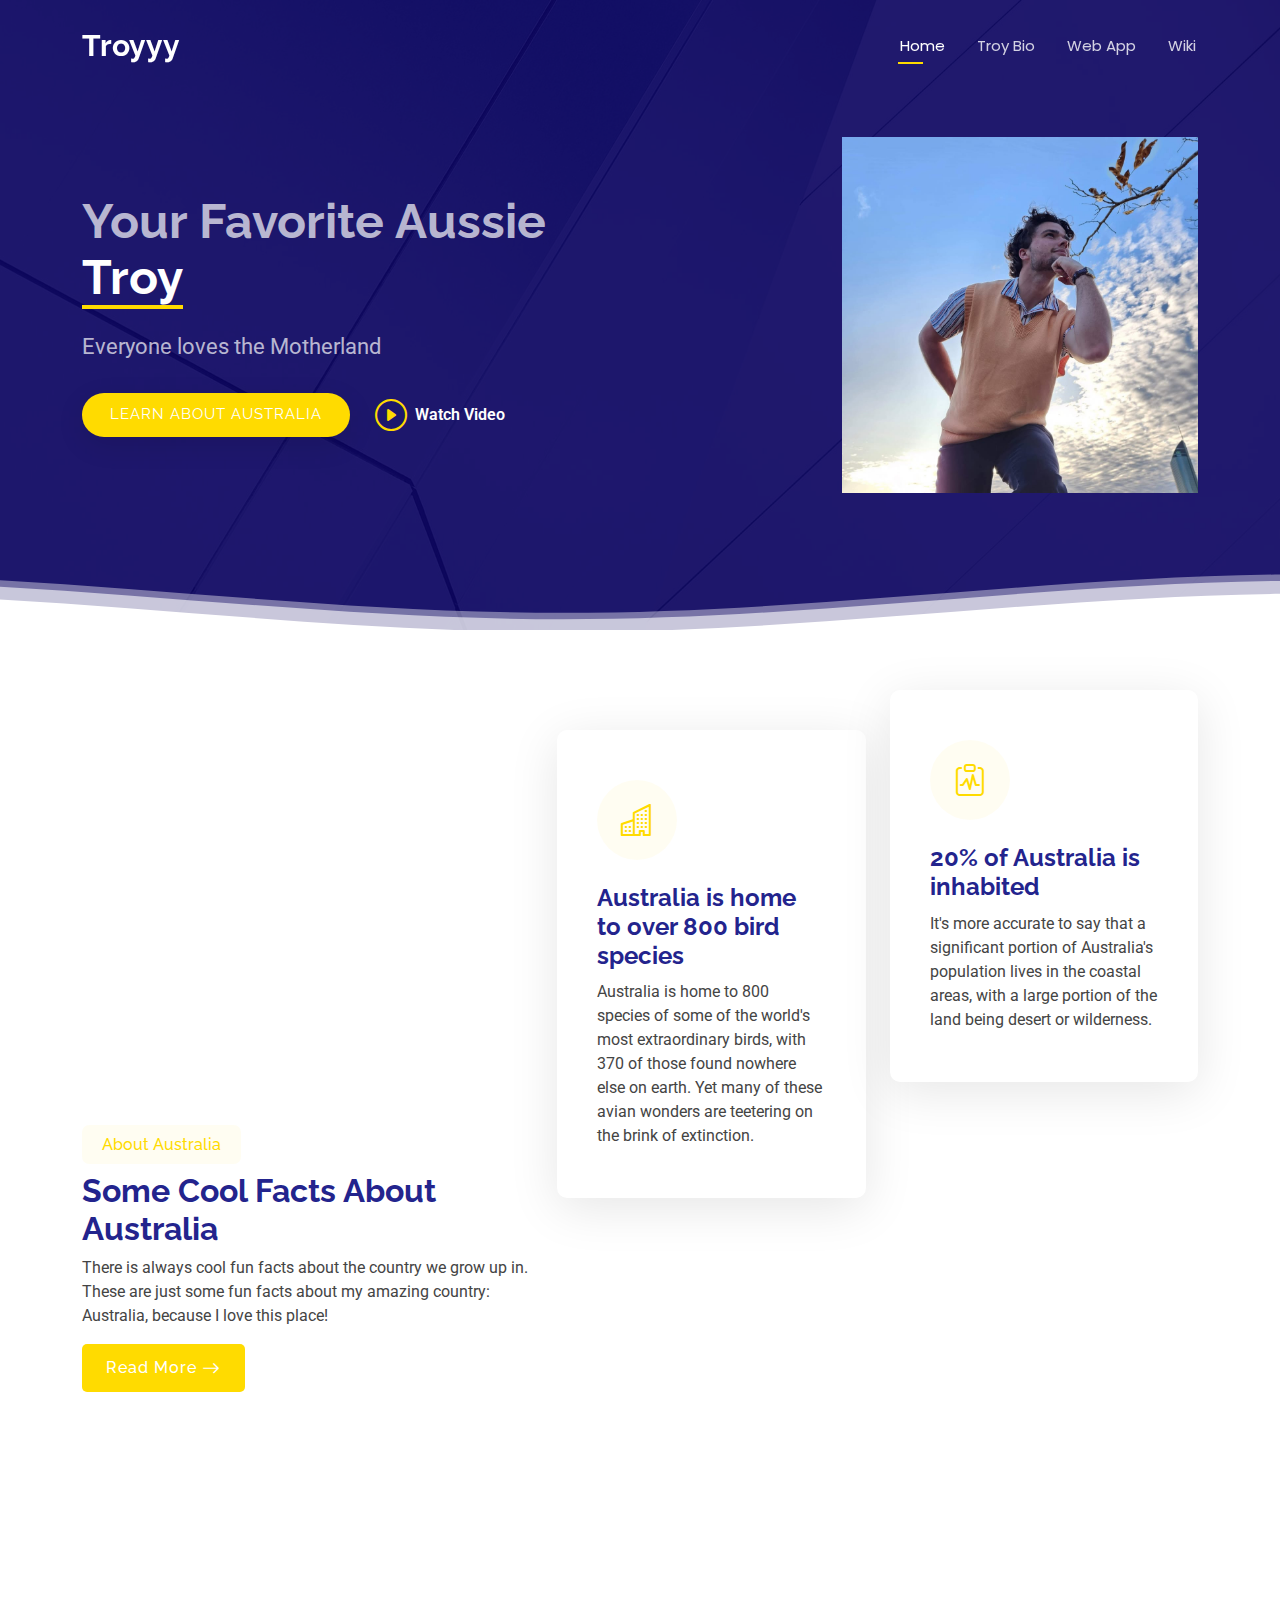
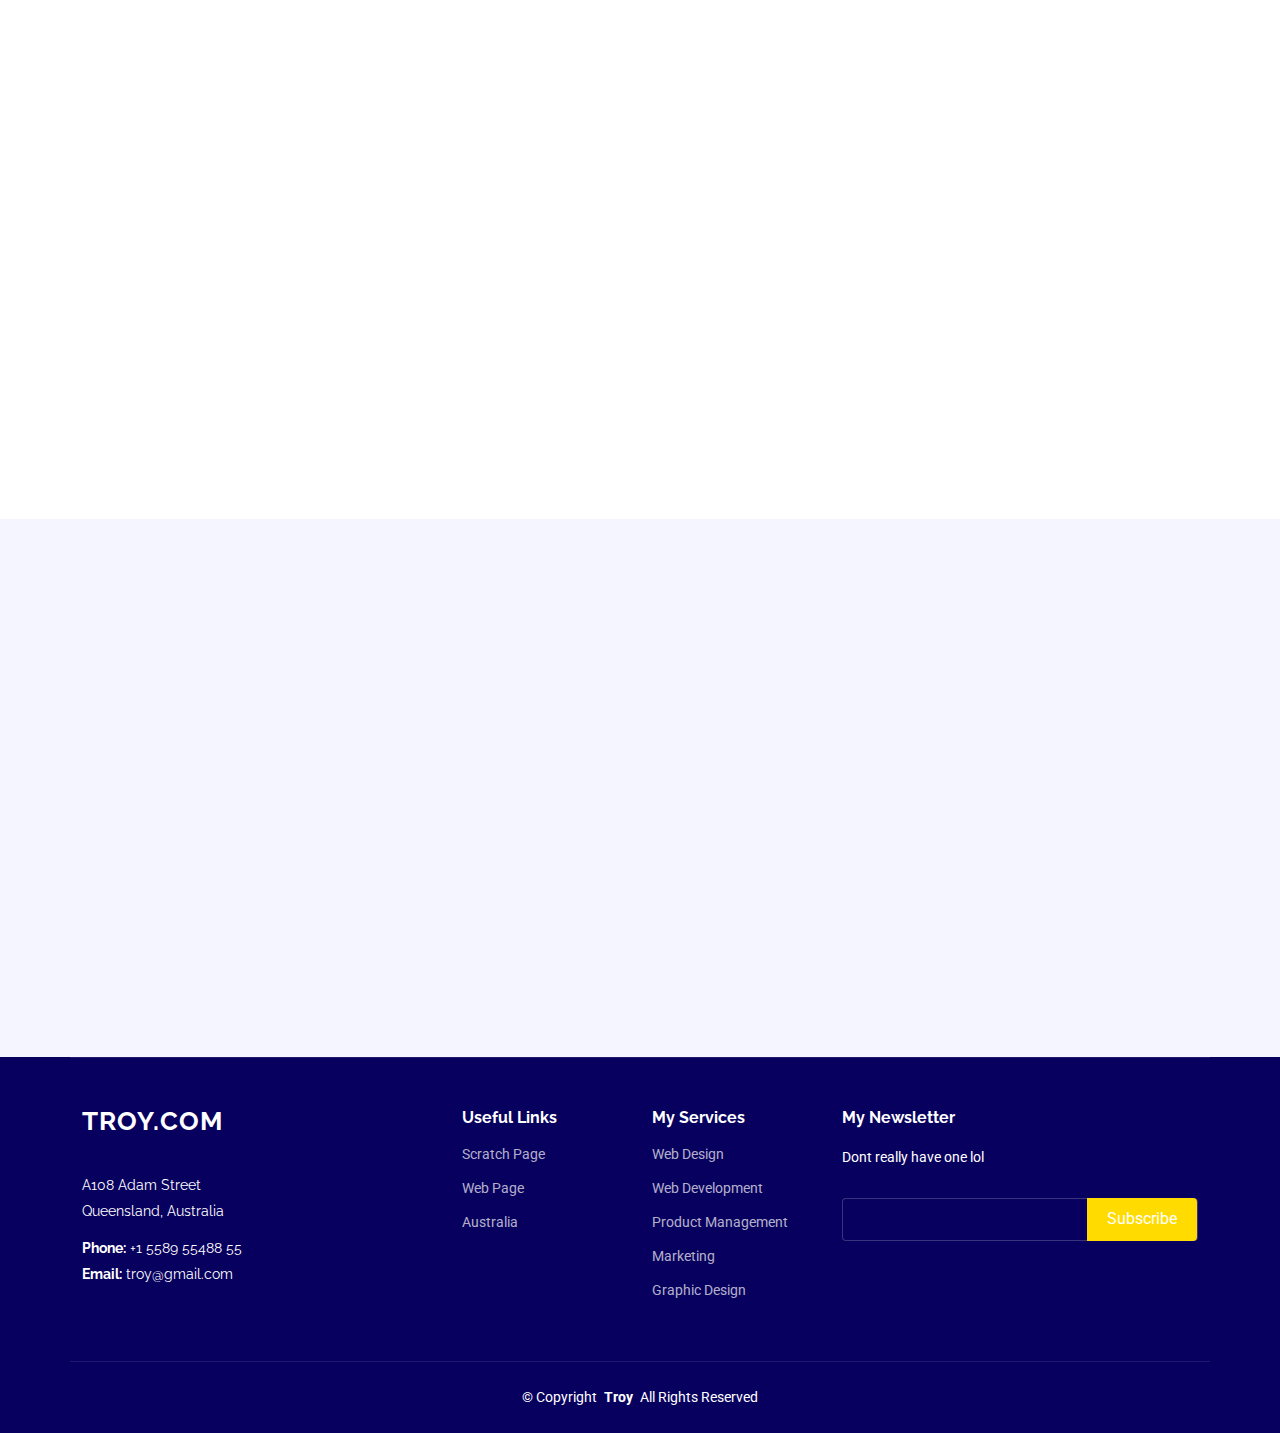
<file: index.html>
<!DOCTYPE html>
<html lang="en">
  <head>
    <meta charset="utf-8" />
    <meta content="width=device-width, initial-scale=1.0" name="viewport" />
    <title>My Home Australia</title>
    <meta name="description" content="" />
    <meta name="keywords" content="" />

    <!-- Favicons -->
    <link href="https://upload.wikimedia.org/wikipedia/en/thumb/b/b9/Flag_of_Australia.svg/1200px-Flag_of_Australia.svg.png" rel="icon" />
    <link href="assets/img/apple-touch-icon.png" rel="apple-touch-icon" />

    <!-- Fonts -->
    <link href="https://fonts.googleapis.com" rel="preconnect" />
    <link href="https://fonts.gstatic.com" rel="preconnect" crossorigin />
    <link
      href="https://fonts.googleapis.com/css2?family=Roboto:ital,wght@0,100;0,300;0,400;0,500;0,700;0,900;1,100;1,300;1,400;1,500;1,700;1,900&family=Poppins:ital,wght@0,100;0,200;0,300;0,400;0,500;0,600;0,700;0,800;0,900;1,100;1,200;1,300;1,400;1,500;1,600;1,700;1,800;1,900&family=Raleway:ital,wght@0,100;0,200;0,300;0,400;0,500;0,600;0,700;0,800;0,900;1,100;1,200;1,300;1,400;1,500;1,600;1,700;1,800;1,900&display=swap"
      rel="stylesheet"
    />

    <!-- Vendor CSS Files -->
    <link
      href="assets/vendor/bootstrap/css/bootstrap.min.css"
      rel="stylesheet"
    />
    <link
      href="assets/vendor/bootstrap-icons/bootstrap-icons.css"
      rel="stylesheet"
    />
    <link href="assets/vendor/aos/aos.css" rel="stylesheet" />
    <link
      href="assets/vendor/glightbox/css/glightbox.min.css"
      rel="stylesheet"
    />
    <link href="assets/vendor/swiper/swiper-bundle.min.css" rel="stylesheet" />

    <!-- Main CSS File -->
    <link href="assets/css/main.css" rel="stylesheet" />

    <!-- =======================================================
  * Template Name: Bootslander
  * Template URL: https://bootstrapmade.com/bootslander-free-bootstrap-landing-page-template/
  * Updated: Aug 07 2024 with Bootstrap v5.3.3
  * Author: BootstrapMade.com
  * License: https://bootstrapmade.com/license/
  ======================================================== -->
  </head>

  <body class="index-page">
    <header id="header" class="header d-flex align-items-center fixed-top">
      <div
        class="container-fluid container-xl position-relative d-flex align-items-center justify-content-between"
      >
        <a href="index.html" class="logo d-flex align-items-center">
          <!-- Uncomment the line below if you also wish to use an image logo -->
          <!-- <img src="assets/img/logo.png" alt=""> -->
          <h1 class="sitename">Troyyy</h1>
        </a>

        <nav id="navmenu" class="navmenu">
          <ul>
            <li><a href="#hero" class="active">Home</a></li>
            <li><a href="bio.html">Troy Bio</a></li>
            <li><a href="webapp.html">Web App</a></li>
            <li><a href="https://en.wikipedia.org/wiki/Australia">Wiki</a></li>
          </ul>
          <i class="mobile-nav-toggle d-xl-none bi bi-list"></i>
        </nav>
      </div>
    </header>

    <main class="main">
      <!-- Hero Section -->
      <section id="hero" class="hero section dark-background">
        <img src="assets/img/hero-bg-2.jpg" alt="" class="hero-bg" />

        <div class="container">
          <div class="row gy-4 justify-content-between">
            <div
              class="col-lg-4 order-lg-last hero-img"
              data-aos="zoom-out"
              data-aos-delay="100"
            >
              <img
                src="assets/img/troyy.jpg"
                class="img-fluid animated"
                alt=""
              />
            </div>

            <div
              class="col-lg-6 d-flex flex-column justify-content-center"
              data-aos="fade-in"
            >
              <h1>Your Favorite Aussie <span>Troy</span></h1>
              <p>Everyone loves the Motherland</p>
              <div class="d-flex">
                <a href="#about" class="btn-get-started"
                  >LEARN ABOUT AUSTRALIA</a
                >
                <a
                  href="https://www.youtube.com/embed/_CjG_GV843E?si=2SjNKUSFjUMllz_n"
                  class="glightbox btn-watch-video d-flex align-items-center"
                  ><i class="bi bi-play-circle"></i><span>Watch Video</span></a
                >
              </div>
            </div>
          </div>
        </div>

        <svg
          class="hero-waves"
          xmlns="http://www.w3.org/2000/svg"
          xmlns:xlink="http://www.w3.org/1999/xlink"
          viewBox="0 24 150 28 "
          preserveAspectRatio="none"
        >
          <defs>
            <path
              id="wave-path"
              d="M-160 44c30 0 58-18 88-18s 58 18 88 18 58-18 88-18 58 18 88 18 v44h-352z"
            ></path>
          </defs>
          <g class="wave1">
            <use xlink:href="#wave-path" x="50" y="3"></use>
          </g>
          <g class="wave2">
            <use xlink:href="#wave-path" x="50" y="0"></use>
          </g>
          <g class="wave3">
            <use xlink:href="#wave-path" x="50" y="9"></use>
          </g>
        </svg>
      </section>
      <!-- /Hero Section -->

      <!-- About Section -->
      <section id="about" class="about section">
        <div class="container" data-aos="fade-up" data-aos-delay="100">
          <div class="row align-items-xl-center gy-5">
            <div class="col-xl-5 content">
              <h3>About Australia</h3>
              <h2>Some Cool Facts About Australia</h2>
              <p>
                There is always cool fun facts about the country we grow up in.
                These are just some fun facts about my amazing country:
                Australia, because I love this place!
              </p>
              <a
                href="https://www.natgeokids.com/uk/discover/geography/countries/facts-about-australia/"
                class="read-more"
                ><span>Read More</span><i class="bi bi-arrow-right"></i
              ></a>
            </div>

            <div class="col-xl-7">
              <div class="row gy-4 icon-boxes">
                <div class="col-md-6" data-aos="fade-up" data-aos-delay="200">
                  <div class="icon-box">
                    <i class="bi bi-buildings"></i>
                    <h3>Australia is home to over 800 bird species</h3>
                    <p>
                      Australia is home to 800 species of some of the world's
                      most extraordinary birds, with 370 of those found nowhere
                      else on earth. Yet many of these avian wonders are
                      teetering on the brink of extinction.
                    </p>
                  </div>
                </div>
                <!-- End Icon Box -->

                <div class="col-md-6" data-aos="fade-up" data-aos-delay="300">
                  <div class="icon-box">
                    <i class="bi bi-clipboard-pulse"></i>
                    <h3>20% of Australia is inhabited</h3>
                    <p>
                      It's more accurate to say that a significant portion of
                      Australia's population lives in the coastal areas, with a
                      large portion of the land being desert or wilderness.
                    </p>
                  </div>
                </div>
                <!-- End Icon Box -->

                <div class="col-md-6" data-aos="fade-up" data-aos-delay="400">
                  <div class="icon-box">
                    <i class="bi bi-command"></i>
                    <h3>Every kid goes through a Wildlife Warrior Program</h3>
                    <p>
                      While not a formal program that every Australian child
                      attends, the concept of "Wildlife Warriors," championed by
                      the Irwin family, encourages young people to become
                      advocates for wildlife and conservation through
                      initiatives like the Visionary Wildlife Warriors program,
                      and events like the Wildlife Warriors Readathon.
                    </p>
                  </div>
                </div>
                <!-- End Icon Box -->

                <div class="col-md-6" data-aos="fade-up" data-aos-delay="500">
                  <div class="icon-box">
                    <i class="bi bi-graph-up-arrow"></i>
                    <h3>Australian history</h3>
                    <p>
                      Aboriginal people arrived in Australia about 50,000 years
                      ago. It’s believed they travelled from Asia across land
                      bridges that were exposed when sea levels were lower. The
                      hardy Aborigines have learned to live in the harsh
                      conditions of the outback.
                    </p>
                  </div>
                </div>
                <!-- End Icon Box -->
              </div>
            </div>
          </div>
        </div>
      </section>
      <!-- /About Section -->

      <!-- Features Section -->
      <section id="features" class="features section">
        <div class="container">
          <div class="row gy-4">
            <div
              class="col-lg-3 col-md-4"
              data-aos="fade-up"
              data-aos-delay="100"
            >
              <div class="features-item">
                <i class="bi bi-eye" style="color: #ffbb2c"></i>
                <h3><a href="" class="stretched-link">Great eyesight</a></h3>
              </div>
            </div>
            <!-- End Feature Item -->

            <div
              class="col-lg-3 col-md-4"
              data-aos="fade-up"
              data-aos-delay="200"
            >
              <div class="features-item">
                <i class="bi bi-infinity" style="color: #5578ff"></i>
                <h3>
                  <a href="" class="stretched-link"
                    >Eternal Creater (thanks God)</a
                  >
                </h3>
              </div>
            </div>
            <!-- End Feature Item -->

            <div
              class="col-lg-3 col-md-4"
              data-aos="fade-up"
              data-aos-delay="300"
            >
              <div class="features-item">
                <i class="bi bi-mortarboard" style="color: #e80368"></i>
                <h3><a href="" class="stretched-link">Student</a></h3>
              </div>
            </div>
            <!-- End Feature Item -->

            <div
              class="col-lg-3 col-md-4"
              data-aos="fade-up"
              data-aos-delay="400"
            >
              <div class="features-item">
                <i class="bi bi-nut" style="color: #e361ff"></i>
                <h3>
                  <a href="" class="stretched-link">Engineer sometimes</a>
                </h3>
              </div>
            </div>
            <!-- End Feature Item -->

            <div
              class="col-lg-3 col-md-4"
              data-aos="fade-up"
              data-aos-delay="500"
            >
              <div class="features-item">
                <i class="bi bi-shuffle" style="color: #47aeff"></i>
                <h3><a href="" class="stretched-link">Decision Maker</a></h3>
              </div>
            </div>
            <!-- End Feature Item -->

            <div
              class="col-lg-3 col-md-4"
              data-aos="fade-up"
              data-aos-delay="600"
            >
              <div class="features-item">
                <i class="bi bi-star" style="color: #ffa76e"></i>
                <h3><a href="" class="stretched-link">Star</a></h3>
              </div>
            </div>
            <!-- End Feature Item -->

            <div
              class="col-lg-3 col-md-4"
              data-aos="fade-up"
              data-aos-delay="700"
            >
              <div class="features-item">
                <i class="bi bi-x-diamond" style="color: #11dbcf"></i>
                <h3><a href="" class="stretched-link">Social</a></h3>
              </div>
            </div>
            <!-- End Feature Item -->

            <div
              class="col-lg-3 col-md-4"
              data-aos="fade-up"
              data-aos-delay="800"
            >
              <div class="features-item">
                <i class="bi bi-camera-video" style="color: #4233ff"></i>
                <h3><a href="" class="stretched-link">Photography</a></h3>
              </div>
            </div>
            <!-- End Feature Item -->

            <div
              class="col-lg-3 col-md-4"
              data-aos="fade-up"
              data-aos-delay="900"
            >
              <div class="features-item">
                <i class="bi bi-command" style="color: #b2904f"></i>
                <h3><a href="" class="stretched-link">Creative</a></h3>
              </div>
            </div>
            <!-- End Feature Item -->

            <div
              class="col-lg-3 col-md-4"
              data-aos="fade-up"
              data-aos-delay="1000"
            >
              <div class="features-item">
                <i class="bi bi-dribbble" style="color: #b20969"></i>
                <h3><a href="" class="stretched-link">Sporty</a></h3>
              </div>
            </div>
            <!-- End Feature Item -->

            <div
              class="col-lg-3 col-md-4"
              data-aos="fade-up"
              data-aos-delay="1100"
            >
              <div class="features-item">
                <i class="bi bi-activity" style="color: #ff5828"></i>
                <h3><a href="" class="stretched-link">Energetic</a></h3>
              </div>
            </div>
            <!-- End Feature Item -->

            <div
              class="col-lg-3 col-md-4"
              data-aos="fade-up"
              data-aos-delay="1200"
            >
              <div class="features-item">
                <i class="bi bi-brightness-high" style="color: #29cc61"></i>
                <h3><a href="" class="stretched-link">Positive</a></h3>
              </div>
            </div>
            <!-- End Feature Item -->
          </div>
        </div>
      </section>
      <!-- /Features Section -->

      <!-- Stats Section -->
      <section id="stats" class="stats section light-background">
        <div class="container" data-aos="fade-up" data-aos-delay="100">
          <div class="row gy-4">
            <div
              class="col-lg-3 col-md-6 d-flex flex-column align-items-center"
            >
              <i class="bi bi-emoji-smile"></i>
              <div class="stats-item">
                <span
                  data-purecounter-start="0"
                  data-purecounter-end="26000000"
                  data-purecounter-duration="1"
                  class="purecounter"
                ></span>
                <p>Happy Aussies</p>
              </div>
            </div>
            <!-- End Stats Item -->

            <div
              class="col-lg-3 col-md-6 d-flex flex-column align-items-center"
            >
              <i class="bi bi-journal-richtext"></i>
              <div class="stats-item">
                <span
                  data-purecounter-start="0"
                  data-purecounter-end="6"
                  data-purecounter-duration="1"
                  class="purecounter"
                ></span>
                <p>States</p>
              </div>
            </div>
            <!-- End Stats Item -->

            <div
              class="col-lg-3 col-md-6 d-flex flex-column align-items-center"
            >
              <i class="bi bi-headset"></i>
              <div class="stats-item">
                <span
                  data-purecounter-start="0"
                  data-purecounter-end="100000"
                  data-purecounter-duration="1"
                  class="purecounter"
                ></span>
                <p>Amazing Artists</p>
              </div>
            </div>
            <!-- End Stats Item -->
          </div>
        </div>
      </section>

      <!-- Gallery Section -->
      <section id="gallery" class="gallery section">
        <!-- Section Title -->
        <div class="container section-title" data-aos="fade-up">
          <h2>Gallery</h2>
          <div>
            <span>Check The Australian</span>
            <span class="description-title">Gallery</span>
          </div>
        </div>
        <!-- End Section Title -->

        <div class="container" data-aos="fade-up" data-aos-delay="100">
          <div class="row g-0">
            <div class="col-lg-3 col-md-4">
              <div class="gallery-item">
                <a
                  href="assets/img/gallery/aussie1.jpg"
                  class="glightbox"
                  data-gallery="images-gallery"
                >
                  <img
                    src="assets/img/gallery/aussie1.jpg"
                    alt=""
                    class="img-fluid"
                  />
                </a>
              </div>
            </div>
            <!-- End Gallery Item -->

            <div class="col-lg-3 col-md-4">
              <div class="gallery-item">
                <a
                  href="assets/img/gallery/aussie2.jpg"
                  class="glightbox"
                  data-gallery="images-gallery"
                >
                  <img
                    src="assets/img/gallery/aussie2.jpg"
                    alt=""
                    class="img-fluid"
                  />
                </a>
              </div>
            </div>
            <!-- End Gallery Item -->

            <div class="col-lg-3 col-md-4">
              <div class="gallery-item">
                <a
                  href="assets/img/gallery/aussie3.jpg"
                  class="glightbox"
                  data-gallery="images-gallery"
                >
                  <img
                    src="assets/img/gallery/aussie3.jpg"
                    alt=""
                    class="img-fluid"
                  />
                </a>
              </div>
            </div>
            <!-- End Gallery Item -->

            <div class="col-lg-3 col-md-4">
              <div class="gallery-item">
                <a
                  href="assets/img/gallery/aussie4.jpg"
                  class="glightbox"
                  data-gallery="images-gallery"
                >
                  <img
                    src="assets/img/gallery/aussie4.jpg"
                    alt=""
                    class="img-fluid"
                  />
                </a>
              </div>
            </div>
            <!-- End Gallery Item -->

            <div class="col-lg-3 col-md-4">
              <div class="gallery-item">
                <a
                  href="assets/img/gallery/aussie5.jpg"
                  class="glightbox"
                  data-gallery="images-gallery"
                >
                  <img
                    src="assets/img/gallery/aussie5.jpg"
                    alt=""
                    class="img-fluid"
                  />
                </a>
              </div>
            </div>
            <!-- End Gallery Item -->

            <div class="col-lg-3 col-md-4">
              <div class="gallery-item">
                <a
                  href="assets/img/gallery/aussie6.jpg"
                  class="glightbox"
                  data-gallery="images-gallery"
                >
                  <img
                    src="assets/img/gallery/aussie6.jpg"
                    alt=""
                    class="img-fluid"
                  />
                </a>
              </div>
            </div>
            <!-- End Gallery Item -->

            <div class="col-lg-3 col-md-4">
              <div class="gallery-item">
                <a
                  href="assets/img/gallery/aussie7.jpg"
                  class="glightbox"
                  data-gallery="images-gallery"
                >
                  <img
                    src="assets/img/gallery/aussie7.jpg"
                    alt=""
                    class="img-fluid"
                  />
                </a>
              </div>
            </div>
            <!-- End Gallery Item -->

            <div class="col-lg-3 col-md-4">
              <div class="gallery-item">
                <a
                  href="assets/img/gallery/aussie8.jpeg"
                  class="glightbox"
                  data-gallery="images-gallery"
                >
                  <img
                    src="assets/img/gallery/aussie8.jpeg"
                    alt=""
                    class="img-fluid"
                  />
                </a>
              </div>
            </div>
            <!-- End Gallery Item -->
          </div>
        </div>
      </section>
      <!-- /Gallery Section -->

      <!-- Team Section -->
      <section id="team" class="team section">
        <!-- Section Title -->
        <div class="container section-title" data-aos="fade-up">
          <h2>Aussies</h2>
          <div>
            <span>Favorite</span> <span class="description-title">Aussies</span>
          </div>
        </div>
        <!-- End Section Title -->

        <div class="container">
          <div class="row gy-5">
            <div
              class="col-lg-4 col-md-6"
              data-aos="fade-up"
              data-aos-delay="100"
            >
              <div class="member">
                <div class="pic">
                  <img
                    src="assets/img/team/chrisss.jpg"
                    class="img-fluid"
                    alt=""
                  />
                </div>
                <div class="member-info">
                  <h4>Chris Hemsworth</h4>
                  <span>Actor</span>
                </div>
              </div>
            </div>
            <!-- End Team Member -->

            <div
              class="col-lg-4 col-md-6"
              data-aos="fade-up"
              data-aos-delay="200"
            >
              <div class="member">
                <div class="pic">
                  <img
                    src="assets/img/team/mellllll.jpg"
                    class="img-fluid"
                    alt=""
                  />
                </div>
                <div class="member-info">
                  <h4>Mel Gibson</h4>
                  <span>Director</span>
                </div>
              </div>
            </div>
            <!-- End Team Member -->

            <div
              class="col-lg-4 col-md-6"
              data-aos="fade-up"
              data-aos-delay="300"
            >
              <div class="member">
                <div class="pic">
                  <img
                    src="assets/img/team/keithh.jpg"
                    class="img-fluid"
                    alt=""
                  />
                </div>
                <div class="member-info">
                  <h4>Keith Urban</h4>
                  <span>Signer</span>
                </div>
              </div>
            </div>
            <!-- End Team Member -->
          </div>
        </div>
      </section>
      <!-- /Team Section -->

      <!-- Faq Section -->
      <section id="faq" class="faq section light-background">
        <div class="container-fluid">
          <div class="row gy-4">
            <div
              class="col-lg-7 d-flex flex-column justify-content-center order-2 order-lg-1"
            >
              <div
                class="content px-xl-5"
                data-aos="fade-up"
                data-aos-delay="100"
              >
                <h3>
                  <span>Frequently Asked </span><strong>Questions</strong>
                </h3>
                <p>
                  Want to know sum bout Aussies?
                </p>
              </div>

              <div
                class="faq-container px-xl-5"
                data-aos="fade-up"
                data-aos-delay="200"
              >
                <div class="faq-item faq-active">
                  <i class="faq-icon bi bi-question-circle"></i>
                  <h3>Are Aussies Cool?</h3>
                  <div class="faq-content">
                    <p>
                      YESSSSSSSS
                    </p>
                  </div>
                  <i class="faq-toggle bi bi-chevron-right"></i>
                </div>
                <!-- End Faq item-->

            <div class="col-lg-5 order-1 order-lg-2">
              <img
                src="assets/img/faq.jpg"
                class="img-fluid"
                alt=""
                data-aos="zoom-in"
                data-aos-delay="100"
              />
            </div>
          </div>
        </div>
      </section>
      <!-- /Faq Section -->

    <footer id="footer" class="footer dark-background">
      <div class="container footer-top">
        <div class="row gy-4">
          <div class="col-lg-4 col-md-6 footer-about">
            <a href="index.html" class="logo d-flex align-items-center">
              <span class="sitename">TROY.COM</span>
            </a>
            <div class="footer-contact pt-3">
              <p>A108 Adam Street</p>
              <p>Queensland, Australia</p>
              <p class="mt-3">
                <strong>Phone:</strong> <span>+1 5589 55488 55</span>
              </p>
              <p><strong>Email:</strong> <span>troy@gmail.com</span></p>
            </div>
          </div>

          <div class="col-lg-2 col-md-3 footer-links">
            <h4>Useful Links</h4>
            <ul>
              <li><a href="bio.html">Scratch Page</a></li>
              <li><a href="webapp.html">Web Page</a></li>
              <li><a href="https://www.australia.com/en-us">Australia</a></li>
            </ul>
          </div>

          <div class="col-lg-2 col-md-3 footer-links">
            <h4>My Services</h4>
            <ul>
              <li><a>Web Design</a></li>
              <li><a>Web Development</a></li>
              <li><a>Product Management</a></li>
              <li><a>Marketing</a></li>
              <li><a>Graphic Design</a></li>
            </ul>
          </div>

          <div class="col-lg-4 col-md-12 footer-newsletter">
            <h4>My Newsletter</h4>
            <p>
              Dont really have one lol
            </p>
            <form
              action="forms/newsletter.php"
              method="post"
              class="php-email-form"
            >
              <div class="newsletter-form">
                <input type="email" name="email" /><input
                  type="submit"
                  value="Subscribe"
                />
              </div>
              <div class="loading">Loading</div>
              <div class="error-message"></div>
              <div class="sent-message">
                Your subscription request never will be sent. Thanks!
              </div>
            </form>
          </div>
        </div>
      </div>

      <div class="container copyright text-center mt-4">
        <p>
          © <span>Copyright</span>
          <strong class="px-1 sitename">Troy</strong>
          <span>All Rights Reserved</span>
        </p>
      </div>
    </footer>

    <!-- Scroll Top -->
    <a
      href="#"
      id="scroll-top"
      class="scroll-top d-flex align-items-center justify-content-center"
      ><i class="bi bi-arrow-up-short"></i
    ></a>

    <!-- Preloader -->
    <div id="preloader"></div>

    <!-- Vendor JS Files -->
    <script src="assets/vendor/bootstrap/js/bootstrap.bundle.min.js"></script>
    <script src="assets/vendor/php-email-form/validate.js"></script>
    <script src="assets/vendor/aos/aos.js"></script>
    <script src="assets/vendor/glightbox/js/glightbox.min.js"></script>
    <script src="assets/vendor/purecounter/purecounter_vanilla.js"></script>
    <script src="assets/vendor/swiper/swiper-bundle.min.js"></script>

    <!-- Main JS File -->
    <script src="assets/js/main.js"></script>
  </body>
</html>
</file>
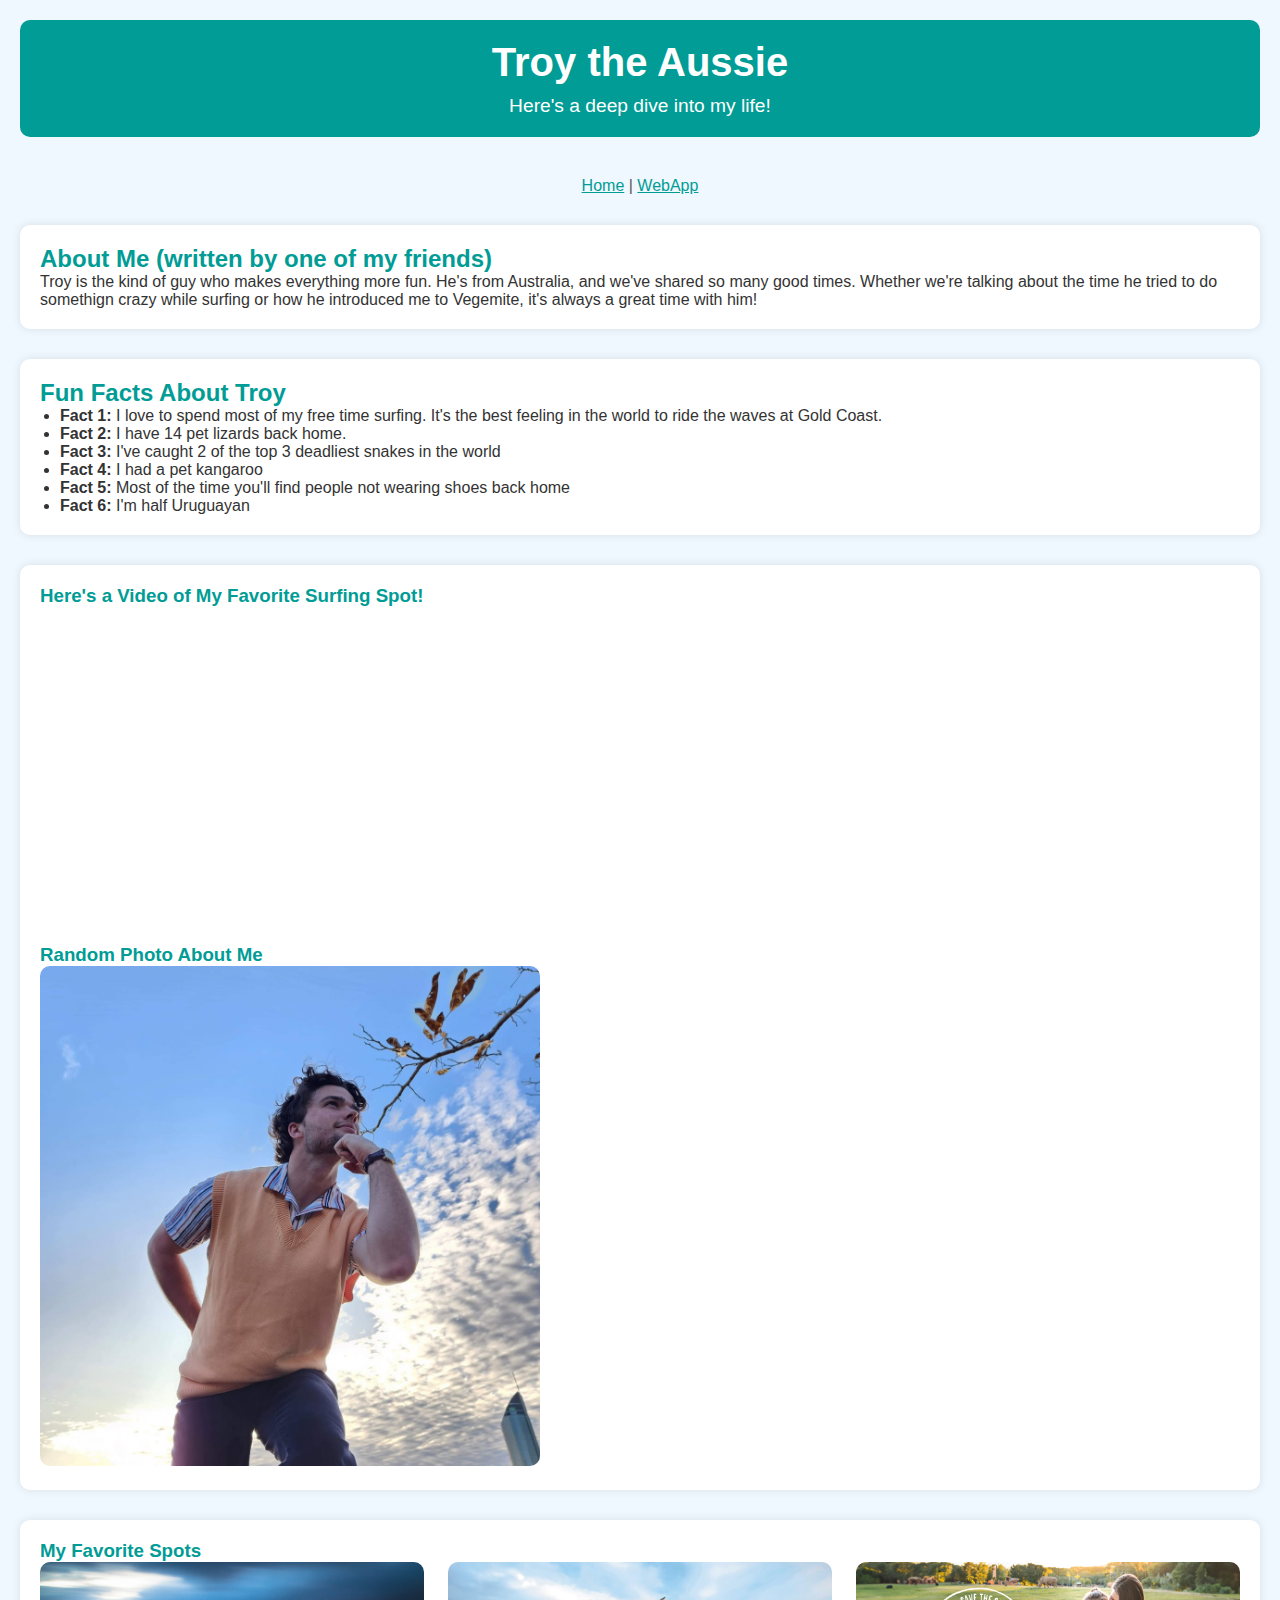
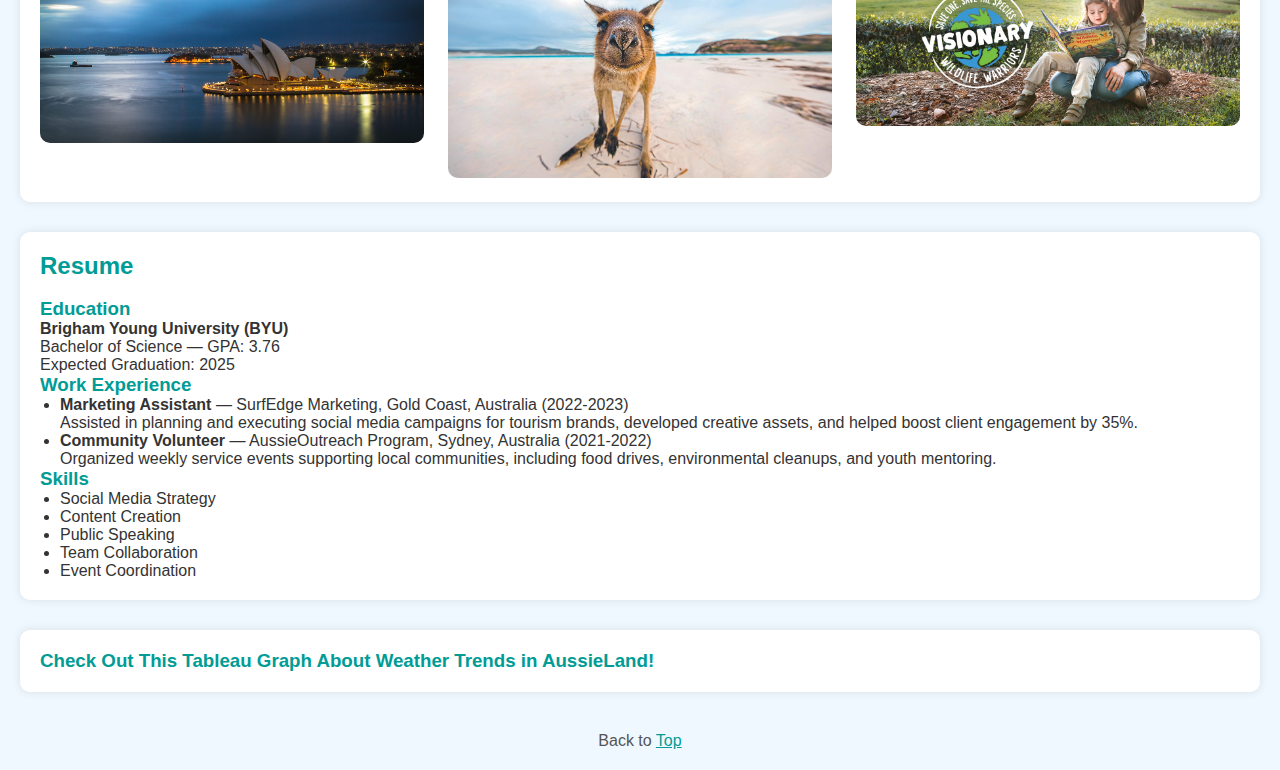
<file: bio.html>
<!DOCTYPE html>
<html lang="en">
  <head>
    <meta charset="UTF-8" />
    <meta name="viewport" content="width=device-width, initial-scale=1.0" />
    <title>Fun Facts About Troy</title>
    <link rel="stylesheet" href="assets/css/bio.css" />
    <!-- Custom Stylesheet -->
  </head>
  <body>
    <div class="container">
      <header id="top">
        <h1>Troy the Aussie</h1>
        <p class="lead">Here's a deep dive into my life!</p>
      </header>

      <div class="backButton">
        <a href="index.html">Home</a> | <a href="webapp.html">WebApp</a>
      </div>

      <section id="content">
        <h2>About Me (written by one of my friends)</h2>
        <p>
          Troy is the kind of guy who makes everything more fun. He's from
          Australia, and we've shared so many good times. Whether we're talking
          about the time he tried to do somethign crazy while surfing or how he
          introduced me to Vegemite, it's always a great time with him!
        </p>
      </section>

      <section id="fun-facts">
        <h2>Fun Facts About Troy</h2>
        <ul>
          <li>
            <strong>Fact 1:</strong> I love to spend most of my free time
            surfing. It's the best feeling in the world to ride the waves at
            Gold Coast.
          </li>
          <li><strong>Fact 2:</strong> I have 14 pet lizards back home.</li>
          <li>
            <strong>Fact 3:</strong> I've caught 2 of the top 3 deadliest snakes
            in the world
          </li>
          <li><strong>Fact 4:</strong> I had a pet kangaroo</li>
          <li>
            <strong>Fact 5:</strong> Most of the time you'll find people not
            wearing shoes back home
          </li>
          <li><strong>Fact 6:</strong> I'm half Uruguayan</li>
        </ul>
      </section>

      <section id="media">
        <h3>Here's a Video of My Favorite Surfing Spot!</h3>
        <!-- Embedded YouTube Video -->
        <iframe
          width="560"
          height="315"
          src="https://www.youtube.com/embed/HUqwr2Ga-4E?si=TDl1UYMJiLgFMAiA"
          title="YouTube video player"
          frameborder="0"
          allow="accelerometer; autoplay; clipboard-write; encrypted-media; gyroscope; picture-in-picture; web-share"
          referrerpolicy="strict-origin-when-cross-origin"
          allowfullscreen
        ></iframe>

        <br /><br />
        <h3>Random Photo About Me</h3>
        <img src="assets/img/troyy.jpg" alt="Me Photo" class="imageMe" />
      </section>

      <section id="gallery">
        <h3>My Favorite Spots</h3>
        <div class="spots">
          <div class="favSpots">
            <img
              src="assets/img/sydney.jpeg"
              alt="Sydney"
              class="img-fluid mb-3"
            />
          </div>
          <div class="favSpots">
            <img
              src="assets/img/kangaroo.jpeg"
              alt="Kangaroo"
              class="img-fluid mb-3"
            />
          </div>
          <div class="favSpots">
            <img
              src="assets/img/wwarriors.jpg"
              alt="Warriors"
              class="img-fluid mb-3"
            />
          </div>
        </div>
      </section>
      <section id="resume">
        <h2>Resume</h2>
        <br />
        <h3>Education</h3>
        <p>
          <strong>Brigham Young University (BYU)</strong><br />
          Bachelor of Science — GPA: 3.76<br />
          Expected Graduation: 2025
        </p>

        <h3>Work Experience</h3>
        <ul>
          <li>
            <strong>Marketing Assistant</strong> — SurfEdge Marketing, Gold
            Coast, Australia (2022-2023)<br />
            Assisted in planning and executing social media campaigns for
            tourism brands, developed creative assets, and helped boost client
            engagement by 35%.
          </li>
          <li>
            <strong>Community Volunteer</strong> — AussieOutreach Program,
            Sydney, Australia (2021-2022)<br />
            Organized weekly service events supporting local communities,
            including food drives, environmental cleanups, and youth mentoring.
          </li>
        </ul>

        <h3>Skills</h3>
        <ul>
          <li>Social Media Strategy</li>
          <li>Content Creation</li>
          <li>Public Speaking</li>
          <li>Team Collaboration</li>
          <li>Event Coordination</li>
        </ul>
      </section>

      <section id="tableau">
        <h3>
          Check Out This Tableau Graph About Weather Trends in AussieLand!
        </h3>
        <div
          class="tableauPlaceholder"
          id="viz1744255951711"
          style="position: relative"
        >
          <noscript
            ><a href="#"
              ><img
                alt="Weather in Australia "
                src="https:&#47;&#47;public.tableau.com&#47;static&#47;images&#47;N5&#47;N5W8MJZRW&#47;1_rss.png"
                style="border: none" /></a></noscript
          ><object class="tableauViz" style="display: none">
            <param
              name="host_url"
              value="https%3A%2F%2Fpublic.tableau.com%2F"
            />
            <param name="embed_code_version" value="3" />
            <param name="path" value="shared&#47;N5W8MJZRW" />
            <param name="toolbar" value="yes" />
            <param
              name="static_image"
              value="https:&#47;&#47;public.tableau.com&#47;static&#47;images&#47;N5&#47;N5W8MJZRW&#47;1.png"
            />
            <param name="animate_transition" value="yes" />
            <param name="display_static_image" value="yes" />
            <param name="display_spinner" value="yes" />
            <param name="display_overlay" value="yes" />
            <param name="display_count" value="yes" />
            <param name="language" value="en-US" />
          </object>
        </div>
        <script type="text/javascript">
          var divElement = document.getElementById("viz1744255951711");
          var vizElement = divElement.getElementsByTagName("object")[0];
          if (divElement.offsetWidth > 800) {
            vizElement.style.width = "1200px";
            vizElement.style.height = "1027px";
          } else if (divElement.offsetWidth > 500) {
            vizElement.style.width = "1200px";
            vizElement.style.height = "1027px";
          } else {
            vizElement.style.width = "100%";
            vizElement.style.height = "1277px";
          }
          var scriptElement = document.createElement("script");
          scriptElement.src =
            "https://public.tableau.com/javascripts/api/viz_v1.js";
          vizElement.parentNode.insertBefore(scriptElement, vizElement);
        </script>
      </section>

      <footer>
        <p>Back to <a href="#top">Top</a></p>
      </footer>
    </div>
  </body>
</html>
</file>
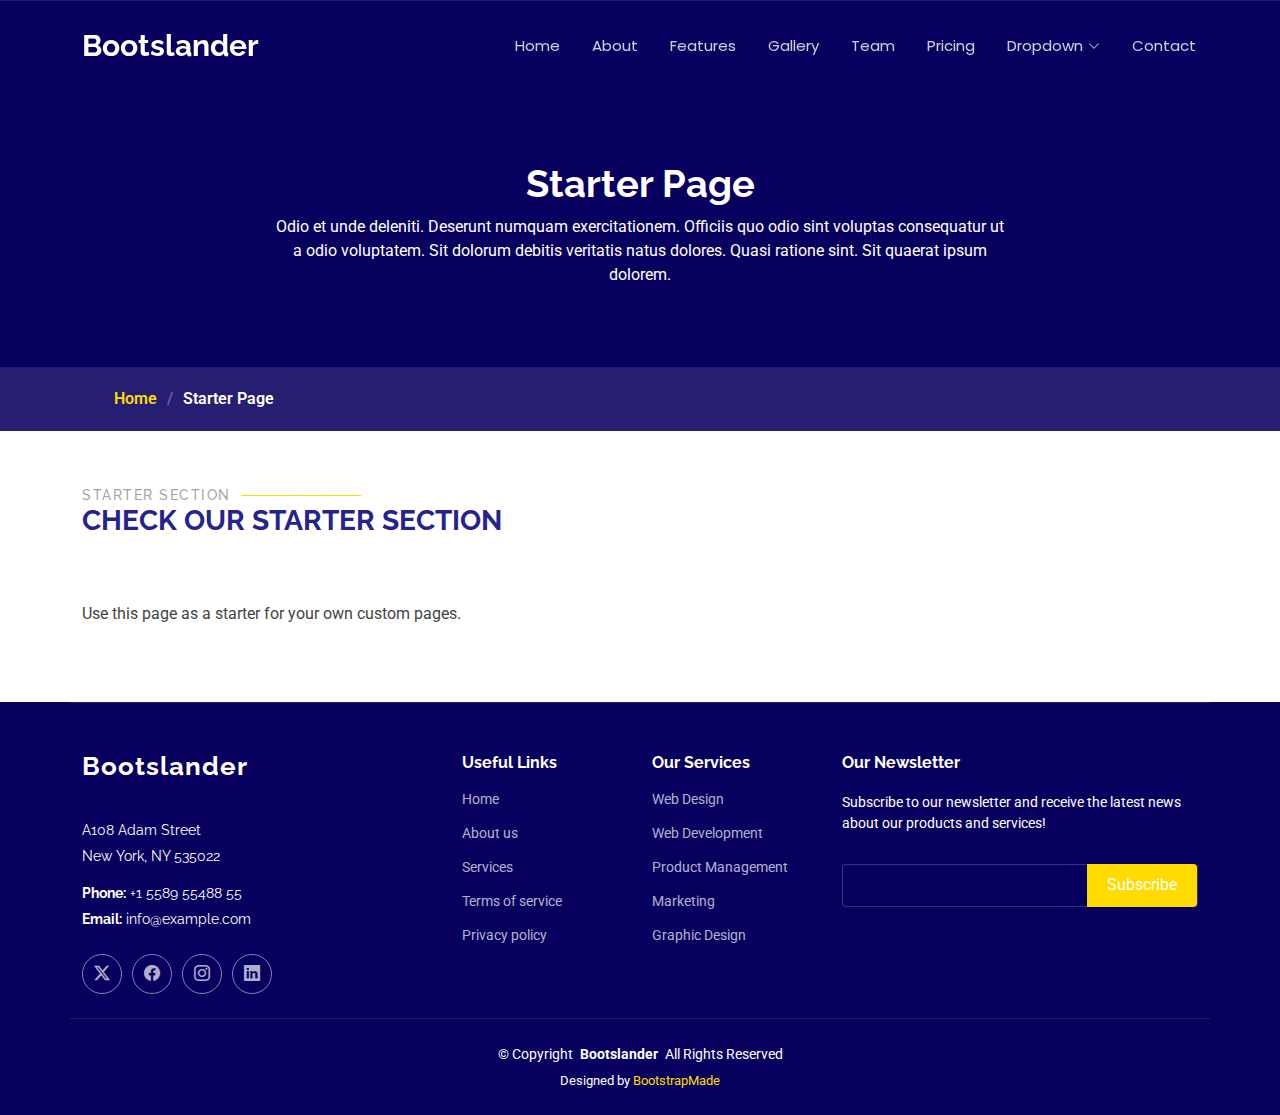
<file: starter-page.html>
<!DOCTYPE html>
<html lang="en">

<head>
  <meta charset="utf-8">
  <meta content="width=device-width, initial-scale=1.0" name="viewport">
  <title>Starter Page - Bootslander Bootstrap Template</title>
  <meta name="description" content="">
  <meta name="keywords" content="">

  <!-- Favicons -->
  <link href="assets/img/favicon.png" rel="icon">
  <link href="assets/img/apple-touch-icon.png" rel="apple-touch-icon">

  <!-- Fonts -->
  <link href="https://fonts.googleapis.com" rel="preconnect">
  <link href="https://fonts.gstatic.com" rel="preconnect" crossorigin>
  <link href="https://fonts.googleapis.com/css2?family=Roboto:ital,wght@0,100;0,300;0,400;0,500;0,700;0,900;1,100;1,300;1,400;1,500;1,700;1,900&family=Poppins:ital,wght@0,100;0,200;0,300;0,400;0,500;0,600;0,700;0,800;0,900;1,100;1,200;1,300;1,400;1,500;1,600;1,700;1,800;1,900&family=Raleway:ital,wght@0,100;0,200;0,300;0,400;0,500;0,600;0,700;0,800;0,900;1,100;1,200;1,300;1,400;1,500;1,600;1,700;1,800;1,900&display=swap" rel="stylesheet">

  <!-- Vendor CSS Files -->
  <link href="assets/vendor/bootstrap/css/bootstrap.min.css" rel="stylesheet">
  <link href="assets/vendor/bootstrap-icons/bootstrap-icons.css" rel="stylesheet">
  <link href="assets/vendor/aos/aos.css" rel="stylesheet">
  <link href="assets/vendor/glightbox/css/glightbox.min.css" rel="stylesheet">
  <link href="assets/vendor/swiper/swiper-bundle.min.css" rel="stylesheet">

  <!-- Main CSS File -->
  <link href="assets/css/main.css" rel="stylesheet">

  <!-- =======================================================
  * Template Name: Bootslander
  * Template URL: https://bootstrapmade.com/bootslander-free-bootstrap-landing-page-template/
  * Updated: Aug 07 2024 with Bootstrap v5.3.3
  * Author: BootstrapMade.com
  * License: https://bootstrapmade.com/license/
  ======================================================== -->
</head>

<body class="starter-page-page">

  <header id="header" class="header d-flex align-items-center fixed-top">
    <div class="container-fluid container-xl position-relative d-flex align-items-center justify-content-between">

      <a href="index.html" class="logo d-flex align-items-center">
        <!-- Uncomment the line below if you also wish to use an image logo -->
        <!-- <img src="assets/img/logo.png" alt=""> -->
        <h1 class="sitename">Bootslander</h1>
      </a>

      <nav id="navmenu" class="navmenu">
        <ul>
          <li><a href="#hero">Home</a></li>
          <li><a href="#about">About</a></li>
          <li><a href="#features">Features</a></li>
          <li><a href="#gallery">Gallery</a></li>
          <li><a href="#team">Team</a></li>
          <li><a href="#pricing">Pricing</a></li>
          <li class="dropdown"><a href="#"><span>Dropdown</span> <i class="bi bi-chevron-down toggle-dropdown"></i></a>
            <ul>
              <li><a href="#">Dropdown 1</a></li>
              <li class="dropdown"><a href="#"><span>Deep Dropdown</span> <i class="bi bi-chevron-down toggle-dropdown"></i></a>
                <ul>
                  <li><a href="#">Deep Dropdown 1</a></li>
                  <li><a href="#">Deep Dropdown 2</a></li>
                  <li><a href="#">Deep Dropdown 3</a></li>
                  <li><a href="#">Deep Dropdown 4</a></li>
                  <li><a href="#">Deep Dropdown 5</a></li>
                </ul>
              </li>
              <li><a href="#">Dropdown 2</a></li>
              <li><a href="#">Dropdown 3</a></li>
              <li><a href="#">Dropdown 4</a></li>
            </ul>
          </li>
          <li><a href="#contact">Contact</a></li>
        </ul>
        <i class="mobile-nav-toggle d-xl-none bi bi-list"></i>
      </nav>

    </div>
  </header>

  <main class="main">

    <!-- Page Title -->
    <div class="page-title dark-background" data-aos="fade">
      <div class="heading">
        <div class="container">
          <div class="row d-flex justify-content-center text-center">
            <div class="col-lg-8">
              <h1>Starter Page</h1>
              <p class="mb-0">Odio et unde deleniti. Deserunt numquam exercitationem. Officiis quo odio sint voluptas consequatur ut a odio voluptatem. Sit dolorum debitis veritatis natus dolores. Quasi ratione sint. Sit quaerat ipsum dolorem.</p>
            </div>
          </div>
        </div>
      </div>
      <nav class="breadcrumbs">
        <div class="container">
          <ol>
            <li><a href="index.html">Home</a></li>
            <li class="current">Starter Page</li>
          </ol>
        </div>
      </nav>
    </div><!-- End Page Title -->

    <!-- Starter Section Section -->
    <section id="starter-section" class="starter-section section">

      <!-- Section Title -->
      <div class="container section-title" data-aos="fade-up">
        <h2>Starter Section</h2>
        <div><span>Check Our</span> <span class="description-title">Starter Section</span></div>
      </div><!-- End Section Title -->

      <div class="container" data-aos="fade-up">
        <p>Use this page as a starter for your own custom pages.</p>
      </div>

    </section><!-- /Starter Section Section -->

  </main>

  <footer id="footer" class="footer dark-background">

    <div class="container footer-top">
      <div class="row gy-4">
        <div class="col-lg-4 col-md-6 footer-about">
          <a href="index.html" class="logo d-flex align-items-center">
            <span class="sitename">Bootslander</span>
          </a>
          <div class="footer-contact pt-3">
            <p>A108 Adam Street</p>
            <p>New York, NY 535022</p>
            <p class="mt-3"><strong>Phone:</strong> <span>+1 5589 55488 55</span></p>
            <p><strong>Email:</strong> <span>info@example.com</span></p>
          </div>
          <div class="social-links d-flex mt-4">
            <a href=""><i class="bi bi-twitter-x"></i></a>
            <a href=""><i class="bi bi-facebook"></i></a>
            <a href=""><i class="bi bi-instagram"></i></a>
            <a href=""><i class="bi bi-linkedin"></i></a>
          </div>
        </div>

        <div class="col-lg-2 col-md-3 footer-links">
          <h4>Useful Links</h4>
          <ul>
            <li><a href="#">Home</a></li>
            <li><a href="#">About us</a></li>
            <li><a href="#">Services</a></li>
            <li><a href="#">Terms of service</a></li>
            <li><a href="#">Privacy policy</a></li>
          </ul>
        </div>

        <div class="col-lg-2 col-md-3 footer-links">
          <h4>Our Services</h4>
          <ul>
            <li><a href="#">Web Design</a></li>
            <li><a href="#">Web Development</a></li>
            <li><a href="#">Product Management</a></li>
            <li><a href="#">Marketing</a></li>
            <li><a href="#">Graphic Design</a></li>
          </ul>
        </div>

        <div class="col-lg-4 col-md-12 footer-newsletter">
          <h4>Our Newsletter</h4>
          <p>Subscribe to our newsletter and receive the latest news about our products and services!</p>
          <form action="forms/newsletter.php" method="post" class="php-email-form">
            <div class="newsletter-form"><input type="email" name="email"><input type="submit" value="Subscribe"></div>
            <div class="loading">Loading</div>
            <div class="error-message"></div>
            <div class="sent-message">Your subscription request has been sent. Thank you!</div>
          </form>
        </div>

      </div>
    </div>

    <div class="container copyright text-center mt-4">
      <p>© <span>Copyright</span> <strong class="px-1 sitename">Bootslander</strong> <span>All Rights Reserved</span></p>
      <div class="credits">
        <!-- All the links in the footer should remain intact. -->
        <!-- You can delete the links only if you've purchased the pro version. -->
        <!-- Licensing information: https://bootstrapmade.com/license/ -->
        <!-- Purchase the pro version with working PHP/AJAX contact form: [buy-url] -->
        Designed by <a href="https://bootstrapmade.com/">BootstrapMade</a>
      </div>
    </div>

  </footer>

  <!-- Scroll Top -->
  <a href="#" id="scroll-top" class="scroll-top d-flex align-items-center justify-content-center"><i class="bi bi-arrow-up-short"></i></a>

  <!-- Preloader -->
  <div id="preloader"></div>

  <!-- Vendor JS Files -->
  <script src="assets/vendor/bootstrap/js/bootstrap.bundle.min.js"></script>
  <script src="assets/vendor/php-email-form/validate.js"></script>
  <script src="assets/vendor/aos/aos.js"></script>
  <script src="assets/vendor/glightbox/js/glightbox.min.js"></script>
  <script src="assets/vendor/purecounter/purecounter_vanilla.js"></script>
  <script src="assets/vendor/swiper/swiper-bundle.min.js"></script>

  <!-- Main JS File -->
  <script src="assets/js/main.js"></script>

</body>

</html>
</file>
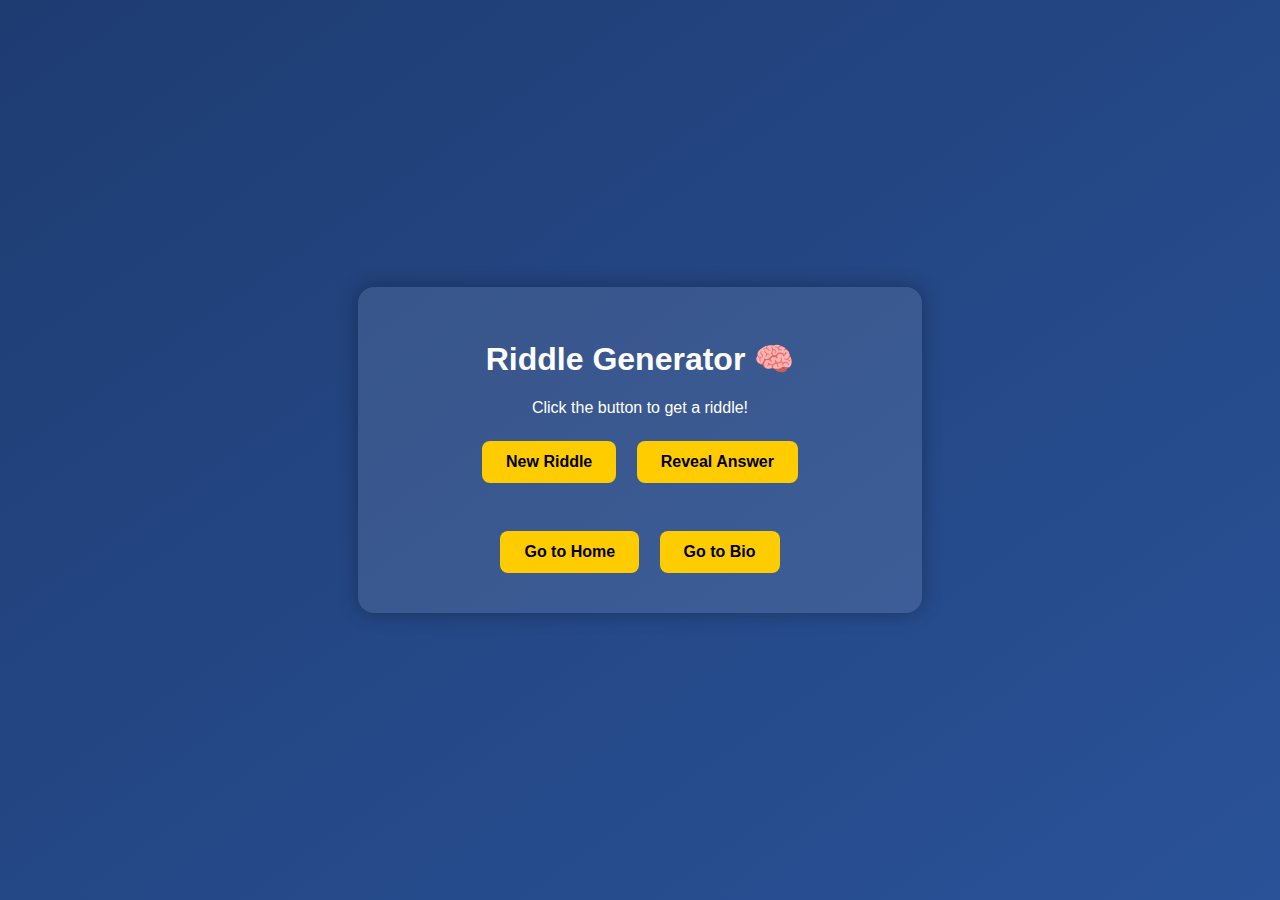
<file: webapp.html>
<!DOCTYPE html>
<html lang="en">
  <head>
    <meta charset="UTF-8" />
    <meta name="viewport" content="width=device-width, initial-scale=1.0" />
    <title>Riddle Generator</title>
    <style>
      body {
        background: linear-gradient(to bottom right, #1e3c72, #2a5298);
        font-family: "Segoe UI", Tahoma, Geneva, Verdana, sans-serif;
        color: #fff;
        display: flex;
        justify-content: center;
        align-items: center;
        height: 100vh;
        margin: 0;
        flex-direction: column;
      }
      .container {
        background-color: rgba(255, 255, 255, 0.1);
        padding: 2rem;
        border-radius: 1rem;
        box-shadow: 0 0 20px rgba(0, 0, 0, 0.3);
        text-align: center;
        max-width: 500px;
        width: 90%;
      }
      button {
        background-color: #ffcc00;
        border: none;
        padding: 0.75rem 1.5rem;
        margin: 0.5rem;
        font-size: 1rem;
        font-weight: bold;
        border-radius: 0.5rem;
        cursor: pointer;
        transition: background-color 0.3s ease;
      }
      button:hover {
        background-color: #ffaa00;
      }
      #riddleAnswer {
        margin-top: 1rem;
        font-style: italic;
        display: none;
      }
      .nav-buttons {
        margin-top: 2rem;
      }
    </style>
  </head>
  <body>
    <div class="container">
      <h1>Riddle Generator 🧠</h1>
      <p id="riddleQuestion">Click the button to get a riddle!</p>
      <p id="riddleAnswer"></p>
      <button onclick="generateRiddle()">New Riddle</button>
      <button onclick="revealAnswer()">Reveal Answer</button>
      <div class="nav-buttons">
        <button onclick="location.href='index.html'">Go to Home</button>
        <button onclick="location.href='bio.html'">Go to Bio</button>
      </div>
    </div>

    <script>
      const riddles = [
        {
          question: "What has to be broken before you can use it?",
          answer: "An egg.",
        },
        {
          question:
            "I’m tall when I’m young, and I’m short when I’m old. What am I?",
          answer: "A candle.",
        },
        {
          question: "What month of the year has 28 days?",
          answer: "All of them.",
        },
        {
          question: "What is full of holes but still holds water?",
          answer: "A sponge.",
        },
        {
          question: "What question can you never answer yes to?",
          answer: "Are you asleep yet?",
        },
      ];

      let currentRiddle = {};

      function generateRiddle() {
        const randomIndex = Math.floor(Math.random() * riddles.length);
        currentRiddle = riddles[randomIndex];
        document.getElementById("riddleQuestion").innerText =
          currentRiddle.question;
        const answerEl = document.getElementById("riddleAnswer");
        answerEl.innerText = currentRiddle.answer;
        answerEl.style.display = "none";
      }

      function revealAnswer() {
        const answerEl = document.getElementById("riddleAnswer");
        if (currentRiddle.answer) {
          answerEl.style.display = "block";
        }
      }
    </script>
  </body>
</html>
</file>
<file: assets/css/main.css>
/**
* Template Name: Bootslander
* Template URL: https://bootstrapmade.com/bootslander-free-bootstrap-landing-page-template/
* Updated: Aug 07 2024 with Bootstrap v5.3.3
* Author: BootstrapMade.com
* License: https://bootstrapmade.com/license/
*/

/*--------------------------------------------------------------
# Font & Color Variables
# Help: https://bootstrapmade.com/color-system/
--------------------------------------------------------------*/
/* Fonts */
:root {
  --default-font: "Roboto", system-ui, -apple-system, "Segoe UI", Roboto,
    "Helvetica Neue", Arial, "Noto Sans", "Liberation Sans", sans-serif,
    "Apple Color Emoji", "Segoe UI Emoji", "Segoe UI Symbol", "Noto Color Emoji";
  --heading-font: "Raleway", sans-serif;
  --nav-font: "Poppins", sans-serif;
}

/* Global Colors - The following color variables are used throughout the website. Updating them here will change the color scheme of the entire website */
:root {
  --background-color: #ffffff; /* Background color for the entire website, including individual sections */
  --default-color: #444444; /* Default color used for the majority of the text content across the entire website */
  --heading-color: #23248d; /* Color for headings, subheadings and title throughout the website */
  --accent-color: #ffdb00; /* Accent color that represents your brand on the website. It's used for buttons, links, and other elements that need to stand out */
  --surface-color: #ffffff; /* The surface color is used as a background of boxed elements within sections, such as cards, icon boxes, or other elements that require a visual separation from the global background. */
  --contrast-color: #ffffff; /* Contrast color for text, ensuring readability against backgrounds of accent, heading, or default colors. */
}

/* Nav Menu Colors - The following color variables are used specifically for the navigation menu. They are separate from the global colors to allow for more customization options */
:root {
  --nav-color: #ffffff; /* The default color of the main navmenu links */
  --nav-hover-color: #ffdb00; /* Applied to main navmenu links when they are hovered over or active */
  --nav-mobile-background-color: #ffffff; /* Used as the background color for mobile navigation menu */
  --nav-dropdown-background-color: #ffffff; /* Used as the background color for dropdown items that appear when hovering over primary navigation items */
  --nav-dropdown-color: #444444; /* Used for navigation links of the dropdown items in the navigation menu. */
  --nav-dropdown-hover-color: #ffdb00; /* Similar to --nav-hover-color, this color is applied to dropdown navigation links when they are hovered over. */
}

/* Color Presets - These classes override global colors when applied to any section or element, providing reuse of the sam color scheme. */

.light-background {
  --background-color: #f4f5fe;
  --surface-color: #ffffff;
}

.dark-background {
  --background-color: #08005e;
  --default-color: #ffffff;
  --heading-color: #ffffff;
  --surface-color: #0c0091;
  --contrast-color: #ffffff;
}

/* Smooth scroll */
:root {
  scroll-behavior: smooth;
}

/*--------------------------------------------------------------
# General Styling & Shared Classes
--------------------------------------------------------------*/
body {
  color: var(--default-color);
  background-color: var(--background-color);
  font-family: var(--default-font);
}

a {
  color: var(--accent-color);
  text-decoration: none;
  transition: 0.3s;
}

a:hover {
  color: color-mix(in srgb, var(--accent-color), transparent 25%);
  text-decoration: none;
}

h1,
h2,
h3,
h4,
h5,
h6 {
  color: var(--heading-color);
  font-family: var(--heading-font);
}

/* PHP Email Form Messages
------------------------------*/
.php-email-form .error-message {
  display: none;
  background: #df1529;
  color: #ffffff;
  text-align: left;
  padding: 15px;
  margin-bottom: 24px;
  font-weight: 600;
}

.php-email-form .sent-message {
  display: none;
  color: #ffffff;
  background: #059652;
  text-align: center;
  padding: 15px;
  margin-bottom: 24px;
  font-weight: 600;
}

.php-email-form .loading {
  display: none;
  background: var(--surface-color);
  text-align: center;
  padding: 15px;
  margin-bottom: 24px;
}

.php-email-form .loading:before {
  content: "";
  display: inline-block;
  border-radius: 50%;
  width: 24px;
  height: 24px;
  margin: 0 10px -6px 0;
  border: 3px solid var(--accent-color);
  border-top-color: var(--surface-color);
  animation: php-email-form-loading 1s linear infinite;
}

@keyframes php-email-form-loading {
  0% {
    transform: rotate(0deg);
  }

  100% {
    transform: rotate(360deg);
  }
}

/*--------------------------------------------------------------
# Global Header
--------------------------------------------------------------*/
.header {
  --background-color: rgba(255, 255, 255, 0);
  --default-color: #ffffff;
  --heading-color: #ffffff;
  color: var(--default-color);
  background-color: var(--background-color);
  padding: 20px 0;
  transition: all 0.5s;
  z-index: 997;
}

.header .logo {
  line-height: 1;
}

.header .logo img {
  max-height: 32px;
  margin-right: 8px;
}

.header .logo h1 {
  font-size: 30px;
  margin: 0;
  font-weight: 700;
  color: var(--heading-color);
}

.scrolled .header {
  box-shadow: 0px 0 18px rgba(0, 0, 0, 0.1);
}

/* Global Header on Scroll
------------------------------*/
.scrolled .header {
  --background-color: #10058c;
}

/*--------------------------------------------------------------
# Navigation Menu
--------------------------------------------------------------*/
/* Desktop Navigation */
@media (min-width: 1200px) {
  .navmenu {
    padding: 0;
  }

  .navmenu ul {
    margin: 0;
    padding: 0;
    display: flex;
    list-style: none;
    align-items: center;
  }

  .navmenu li {
    position: relative;
  }

  .navmenu > ul > li {
    white-space: nowrap;
    padding: 15px 14px;
  }

  .navmenu > ul > li:last-child {
    padding-right: 0;
  }

  .navmenu a,
  .navmenu a:focus {
    color: color-mix(in srgb, var(--nav-color), transparent 20%);
    font-size: 15px;
    padding: 0 2px;
    font-family: var(--nav-font);
    font-weight: 400;
    display: flex;
    align-items: center;
    justify-content: space-between;
    white-space: nowrap;
    transition: 0.3s;
    position: relative;
  }

  .navmenu a i,
  .navmenu a:focus i {
    font-size: 12px;
    line-height: 0;
    margin-left: 5px;
    transition: 0.3s;
  }

  .navmenu > ul > li > a:before {
    content: "";
    position: absolute;
    height: 2px;
    bottom: -6px;
    left: 0;
    background-color: var(--nav-hover-color);
    visibility: hidden;
    width: 0px;
    transition: all 0.3s ease-in-out 0s;
  }

  .navmenu a:hover:before,
  .navmenu li:hover > a:before,
  .navmenu .active:before {
    visibility: visible;
    width: 25px;
  }

  .navmenu li:hover > a,
  .navmenu .active,
  .navmenu .active:focus {
    color: var(--nav-color);
  }

  .navmenu .dropdown ul {
    margin: 0;
    padding: 10px 0;
    background: var(--nav-dropdown-background-color);
    display: block;
    position: absolute;
    visibility: hidden;
    left: 14px;
    top: 130%;
    opacity: 0;
    transition: 0.3s;
    border-radius: 4px;
    z-index: 99;
    box-shadow: 0px 0px 30px rgba(0, 0, 0, 0.1);
  }

  .navmenu .dropdown ul li {
    min-width: 200px;
  }

  .navmenu .dropdown ul a {
    padding: 10px 20px;
    font-size: 15px;
    text-transform: none;
    color: var(--nav-dropdown-color);
  }

  .navmenu .dropdown ul a i {
    font-size: 12px;
  }

  .navmenu .dropdown ul a:hover,
  .navmenu .dropdown ul .active:hover,
  .navmenu .dropdown ul li:hover > a {
    color: var(--nav-dropdown-hover-color);
  }

  .navmenu .dropdown:hover > ul {
    opacity: 1;
    top: 100%;
    visibility: visible;
  }

  .navmenu .dropdown .dropdown ul {
    top: 0;
    left: -90%;
    visibility: hidden;
  }

  .navmenu .dropdown .dropdown:hover > ul {
    opacity: 1;
    top: 0;
    left: -100%;
    visibility: visible;
  }
}

/* Mobile Navigation */
@media (max-width: 1199px) {
  .mobile-nav-toggle {
    color: var(--nav-color);
    font-size: 28px;
    line-height: 0;
    margin-right: 10px;
    cursor: pointer;
    transition: color 0.3s;
  }

  .navmenu {
    padding: 0;
    z-index: 9997;
  }

  .navmenu ul {
    display: none;
    list-style: none;
    position: absolute;
    inset: 60px 20px 20px 20px;
    padding: 10px 0;
    margin: 0;
    border-radius: 6px;
    background-color: var(--nav-mobile-background-color);
    border: 1px solid color-mix(in srgb, var(--default-color), transparent 90%);
    box-shadow: none;
    overflow-y: auto;
    transition: 0.3s;
    z-index: 9998;
  }

  .navmenu a,
  .navmenu a:focus {
    color: var(--nav-dropdown-color);
    padding: 10px 20px;
    font-family: var(--nav-font);
    font-size: 17px;
    font-weight: 500;
    display: flex;
    align-items: center;
    justify-content: space-between;
    white-space: nowrap;
    transition: 0.3s;
  }

  .navmenu a i,
  .navmenu a:focus i {
    font-size: 12px;
    line-height: 0;
    margin-left: 5px;
    width: 30px;
    height: 30px;
    display: flex;
    align-items: center;
    justify-content: center;
    border-radius: 50%;
    transition: 0.3s;
    background-color: color-mix(in srgb, var(--accent-color), transparent 90%);
  }

  .navmenu a i:hover,
  .navmenu a:focus i:hover {
    background-color: var(--accent-color);
    color: var(--contrast-color);
  }

  .navmenu a:hover,
  .navmenu .active,
  .navmenu .active:focus {
    color: var(--nav-dropdown-hover-color);
  }

  .navmenu .active i,
  .navmenu .active:focus i {
    background-color: var(--accent-color);
    color: var(--contrast-color);
    transform: rotate(180deg);
  }

  .navmenu .dropdown ul {
    position: static;
    display: none;
    z-index: 99;
    padding: 10px 0;
    margin: 10px 20px;
    background-color: var(--nav-dropdown-background-color);
    transition: all 0.5s ease-in-out;
  }

  .navmenu .dropdown ul ul {
    background-color: rgba(33, 37, 41, 0.1);
  }

  .navmenu .dropdown > .dropdown-active {
    display: block;
    background-color: rgba(33, 37, 41, 0.03);
  }

  .mobile-nav-active {
    overflow: hidden;
  }

  .mobile-nav-active .mobile-nav-toggle {
    color: #fff;
    position: absolute;
    font-size: 32px;
    top: 15px;
    right: 15px;
    margin-right: 0;
    z-index: 9999;
  }

  .mobile-nav-active .navmenu {
    position: fixed;
    overflow: hidden;
    inset: 0;
    background: rgba(33, 37, 41, 0.8);
    transition: 0.3s;
  }

  .mobile-nav-active .navmenu > ul {
    display: block;
  }
}

/*--------------------------------------------------------------
# Global Footer
--------------------------------------------------------------*/
.footer {
  color: var(--default-color);
  background-color: var(--background-color);
  font-size: 14px;
  position: relative;
}

.footer .footer-top {
  padding-top: 50px;
  border-top: 1px solid
    color-mix(in srgb, var(--default-color), transparent 90%);
}

.footer .footer-about .logo {
  line-height: 1;
  margin-bottom: 25px;
}

.footer .footer-about .logo img {
  max-height: 40px;
  margin-right: 6px;
}

.footer .footer-about .logo span {
  font-size: 26px;
  font-weight: 700;
  letter-spacing: 1px;
  font-family: var(--heading-font);
  color: var(--heading-color);
}

.footer .footer-about p {
  font-size: 14px;
  font-family: var(--heading-font);
}

.footer .social-links a {
  display: flex;
  align-items: center;
  justify-content: center;
  width: 40px;
  height: 40px;
  border-radius: 50%;
  border: 1px solid color-mix(in srgb, var(--default-color), transparent 50%);
  font-size: 16px;
  color: color-mix(in srgb, var(--default-color), transparent 30%);
  margin-right: 10px;
  transition: 0.3s;
}

.footer .social-links a:hover {
  color: var(--accent-color);
  border-color: var(--accent-color);
}

.footer h4 {
  font-size: 16px;
  font-weight: bold;
  position: relative;
  padding-bottom: 12px;
}

.footer .footer-links {
  margin-bottom: 30px;
}

.footer .footer-links ul {
  list-style: none;
  padding: 0;
  margin: 0;
}

.footer .footer-links ul i {
  padding-right: 2px;
  font-size: 12px;
  line-height: 0;
}

.footer .footer-links ul li {
  padding: 10px 0;
  display: flex;
  align-items: center;
}

.footer .footer-links ul li:first-child {
  padding-top: 0;
}

.footer .footer-links ul a {
  color: color-mix(in srgb, var(--default-color), transparent 30%);
  display: inline-block;
  line-height: 1;
}

.footer .footer-links ul a:hover {
  color: var(--accent-color);
}

.footer .footer-contact p {
  margin-bottom: 5px;
}

.footer .footer-newsletter .newsletter-form {
  margin-top: 30px;
  margin-bottom: 15px;
  padding: 6px 8px;
  position: relative;
  border-radius: 4px;
  border: 1px solid color-mix(in srgb, var(--default-color), transparent 80%);
  display: flex;
  background-color: var(--background-color);
  transition: 0.3s;
}

.footer .footer-newsletter .newsletter-form:focus-within {
  border-color: var(--accent-color);
}

.footer .footer-newsletter .newsletter-form input[type="email"] {
  border: 0;
  padding: 4px;
  width: 100%;
  background-color: var(--background-color);
  color: var(--default-color);
}

.footer .footer-newsletter .newsletter-form input[type="email"]:focus-visible {
  outline: none;
}

.footer .footer-newsletter .newsletter-form input[type="submit"] {
  border: 0;
  font-size: 16px;
  padding: 0 20px;
  margin: -7px -8px -7px 0;
  background: var(--accent-color);
  color: var(--contrast-color);
  transition: 0.3s;
  border-radius: 0 4px 4px 0;
}

.footer .footer-newsletter .newsletter-form input[type="submit"]:hover {
  background: color-mix(in srgb, var(--accent-color), transparent 20%);
}

.footer .copyright {
  padding: 25px 0;
  border-top: 1px solid
    color-mix(in srgb, var(--default-color), transparent 90%);
}

.footer .copyright p {
  margin-bottom: 0;
}

.footer .credits {
  margin-top: 6px;
  font-size: 13px;
}

/*--------------------------------------------------------------
# Preloader
--------------------------------------------------------------*/
#preloader {
  position: fixed;
  inset: 0;
  z-index: 999999;
  overflow: hidden;
  background: var(--background-color);
  transition: all 0.6s ease-out;
}

#preloader:before {
  content: "";
  position: fixed;
  top: calc(50% - 30px);
  left: calc(50% - 30px);
  border: 6px solid #ffffff;
  border-color: var(--accent-color) transparent var(--accent-color) transparent;
  border-radius: 50%;
  width: 60px;
  height: 60px;
  animation: animate-preloader 1.5s linear infinite;
}

@keyframes animate-preloader {
  0% {
    transform: rotate(0deg);
  }

  100% {
    transform: rotate(360deg);
  }
}

/*--------------------------------------------------------------
# Scroll Top Button
--------------------------------------------------------------*/
.scroll-top {
  position: fixed;
  visibility: hidden;
  opacity: 0;
  right: 15px;
  bottom: 15px;
  z-index: 99999;
  background-color: var(--accent-color);
  width: 40px;
  height: 40px;
  border-radius: 4px;
  transition: all 0.4s;
}

.scroll-top i {
  font-size: 24px;
  color: var(--contrast-color);
  line-height: 0;
}

.scroll-top:hover {
  background-color: color-mix(in srgb, var(--accent-color), transparent 20%);
  color: var(--contrast-color);
}

.scroll-top.active {
  visibility: visible;
  opacity: 1;
}

/*--------------------------------------------------------------
# Disable aos animation delay on mobile devices
--------------------------------------------------------------*/
@media screen and (max-width: 768px) {
  [data-aos-delay] {
    transition-delay: 0 !important;
  }
}

/*--------------------------------------------------------------
# Global Page Titles & Breadcrumbs
--------------------------------------------------------------*/
.page-title {
  color: var(--default-color);
  background-color: var(--background-color);
  position: relative;
}

.page-title .heading {
  padding: 160px 0 80px 0;
  border-top: 1px solid
    color-mix(in srgb, var(--default-color), transparent 90%);
}

.page-title .heading h1 {
  font-size: 38px;
  font-weight: 700;
}

.page-title nav {
  background-color: color-mix(in srgb, var(--default-color), transparent 88%);
  padding: 20px 0;
}

.page-title nav ol {
  display: flex;
  flex-wrap: wrap;
  list-style: none;
  margin: 0;
  font-size: 16px;
  font-weight: 600;
}

.page-title nav ol li + li {
  padding-left: 10px;
}

.page-title nav ol li + li::before {
  content: "/";
  display: inline-block;
  padding-right: 10px;
  color: color-mix(in srgb, var(--default-color), transparent 70%);
}

/*--------------------------------------------------------------
# Global Sections
--------------------------------------------------------------*/
section,
.section {
  color: var(--default-color);
  background-color: var(--background-color);
  padding: 60px 0;
  scroll-margin-top: 100px;
  overflow: clip;
}

@media (max-width: 1199px) {
  section,
  .section {
    scroll-margin-top: 66px;
  }
}

/*--------------------------------------------------------------
# Global Section Titles
--------------------------------------------------------------*/
.section-title {
  padding-bottom: 60px;
  position: relative;
}

.section-title h2 {
  font-size: 14px;
  font-weight: 500;
  padding: 0;
  line-height: 1px;
  margin: 0;
  letter-spacing: 1.5px;
  text-transform: uppercase;
  color: color-mix(in srgb, var(--default-color), transparent 50%);
  position: relative;
}

.section-title h2::after {
  content: "";
  width: 120px;
  height: 1px;
  display: inline-block;
  background: var(--accent-color);
  margin: 4px 10px;
}

.section-title div {
  color: var(--heading-color);
  margin: 0;
  margin: 0;
  font-size: 28px;
  font-weight: 700;
  text-transform: uppercase;
  font-family: var(--heading-font);
}

/*--------------------------------------------------------------
# Hero Section
--------------------------------------------------------------*/
.hero {
  width: 100%;
  min-height: 70vh;
  position: relative;
  padding: 120px 0 120px 0;
  display: flex;
  align-items: center;
}

.hero .hero-bg {
  position: absolute;
  inset: 0;
  display: block;
  width: 100%;
  height: 100%;
  object-fit: cover;
  z-index: 1;
}

.hero:before {
  content: "";
  background: color-mix(in srgb, var(--background-color), transparent 10%);
  position: absolute;
  inset: 0;
  z-index: 2;
}

.hero .container {
  position: relative;
  z-index: 3;
}

.hero h1 {
  margin: 0 0 20px 0;
  font-size: 48px;
  font-weight: 700;
  line-height: 56px;
  color: color-mix(in srgb, var(--heading-color), transparent 30%);
}

.hero h1 span {
  color: var(--heading-color);
  border-bottom: 4px solid var(--accent-color);
}

.hero p {
  color: color-mix(in srgb, var(--default-color), transparent 30%);
  margin: 5px 0 30px 0;
  font-size: 22px;
  font-weight: 400;
}

.hero .btn-get-started {
  color: var(--contrast-color);
  background: var(--accent-color);
  font-family: var(--heading-font);
  font-weight: 400;
  font-size: 15px;
  letter-spacing: 1px;
  display: inline-block;
  padding: 10px 28px 12px 28px;
  border-radius: 50px;
  transition: 0.5s;
  box-shadow: 0 8px 28px rgba(0, 0, 0, 0.1);
}

.hero .btn-get-started:hover {
  color: var(--contrast-color);
  background: color-mix(in srgb, var(--accent-color), transparent 15%);
  box-shadow: 0 8px 28px rgba(0, 0, 0, 0.1);
}

.hero .btn-watch-video {
  font-size: 16px;
  transition: 0.5s;
  margin-left: 25px;
  color: var(--default-color);
  font-weight: 600;
}

.hero .btn-watch-video i {
  color: var(--accent-color);
  font-size: 32px;
  transition: 0.3s;
  line-height: 0;
  margin-right: 8px;
}

.hero .btn-watch-video:hover {
  color: var(--accent-color);
}

.hero .btn-watch-video:hover i {
  color: color-mix(in srgb, var(--accent-color), transparent 15%);
}

.hero .animated {
  animation: up-down 2s ease-in-out infinite alternate-reverse both;
}

@media (max-width: 640px) {
  .hero h1 {
    font-size: 28px;
    line-height: 36px;
  }

  .hero p {
    font-size: 18px;
    line-height: 24px;
    margin-bottom: 30px;
  }

  .hero .btn-get-started,
  .hero .btn-watch-video {
    font-size: 13px;
  }
}

.hero .hero-waves {
  display: block;
  width: 100%;
  height: 60px;
  position: absolute;
  left: 0;
  bottom: 0;
  right: 0;
  z-index: 3;
}

.hero .wave1 use {
  animation: move-forever1 10s linear infinite;
  animation-delay: -2s;
  fill: var(--default-color);
  opacity: 0.6;
}

.hero .wave2 use {
  animation: move-forever2 8s linear infinite;
  animation-delay: -2s;
  fill: var(--default-color);
  opacity: 0.4;
}

.hero .wave3 use {
  animation: move-forever3 6s linear infinite;
  animation-delay: -2s;
  fill: var(--default-color);
}

@keyframes move-forever1 {
  0% {
    transform: translate(85px, 0%);
  }

  100% {
    transform: translate(-90px, 0%);
  }
}

@keyframes move-forever2 {
  0% {
    transform: translate(-90px, 0%);
  }

  100% {
    transform: translate(85px, 0%);
  }
}

@keyframes move-forever3 {
  0% {
    transform: translate(-90px, 0%);
  }

  100% {
    transform: translate(85px, 0%);
  }
}

@keyframes up-down {
  0% {
    transform: translateY(10px);
  }

  100% {
    transform: translateY(-10px);
  }
}

/*--------------------------------------------------------------
# About Section
--------------------------------------------------------------*/
.about {
  padding-top: 100px;
}

.about .content h3 {
  font-size: 16px;
  font-weight: 500;
  line-height: 19px;
  padding: 10px 20px;
  background: color-mix(in srgb, var(--accent-color), transparent 95%);
  color: var(--accent-color);
  border-radius: 7px;
  display: inline-block;
}

.about .content h2 {
  font-weight: 700;
}

.about .content p:last-child {
  margin-bottom: 0;
}

.about .content .read-more {
  background: var(--accent-color);
  color: var(--contrast-color);
  font-family: var(--heading-font);
  font-weight: 500;
  font-size: 16px;
  letter-spacing: 1px;
  padding: 12px 24px;
  border-radius: 5px;
  transition: 0.3s;
  display: inline-flex;
  align-items: center;
  justify-content: center;
}

.about .content .read-more i {
  font-size: 18px;
  margin-left: 5px;
  line-height: 0;
  transition: 0.3s;
}

.about .content .read-more:hover {
  background: color-mix(in srgb, var(--accent-color), transparent 20%);
  padding-right: 19px;
}

.about .content .read-more:hover i {
  margin-left: 10px;
}

.about .icon-box {
  background-color: var(--surface-color);
  padding: 50px 40px;
  box-shadow: 0px 10px 50px rgba(0, 0, 0, 0.1);
  border-radius: 10px;
  transition: all 0.3s ease-out 0s;
}

.about .icon-box i {
  width: 80px;
  height: 80px;
  border-radius: 50%;
  display: inline-flex;
  align-items: center;
  justify-content: center;
  margin-bottom: 24px;
  font-size: 32px;
  line-height: 0;
  transition: all 0.4s ease-out 0s;
  background-color: color-mix(in srgb, var(--accent-color), transparent 95%);
  color: var(--accent-color);
}

.about .icon-box h3 {
  margin-bottom: 10px;
  font-size: 24px;
  font-weight: 700;
}

.about .icon-box p {
  margin-bottom: 0;
}

.about .icon-box:hover i {
  background-color: var(--accent-color);
  color: var(--contrast-color);
}

.about .icon-boxes .col-md-6:nth-child(2) .icon-box,
.about .icon-boxes .col-md-6:nth-child(4) .icon-box {
  margin-top: -40px;
}

@media (max-width: 768px) {
  .about .icon-boxes .col-md-6:nth-child(2) .icon-box,
  .about .icon-boxes .col-md-6:nth-child(4) .icon-box {
    margin-top: 0;
  }
}

/*--------------------------------------------------------------
# Features Section
--------------------------------------------------------------*/
.features .features-item {
  background-color: var(--surface-color);
  display: flex;
  align-items: center;
  padding: 20px;
  transition: 0.3s;
  border: 1px solid color-mix(in srgb, var(--default-color), transparent 90%);
  position: relative;
}

.features .features-item i {
  font-size: 32px;
  padding-right: 10px;
  line-height: 0;
}

.features .features-item h3 {
  font-weight: 700;
  margin: 0;
  padding: 0;
  line-height: 1;
  font-size: 16px;
}

.features .features-item h3 a {
  color: var(--heading-color);
  transition: 0.3s;
}

.features .features-item:hover {
  border-color: var(--accent-color);
}

.features .features-item:hover h3 a {
  color: var(--accent-color);
}

/*--------------------------------------------------------------
# Stats Section
--------------------------------------------------------------*/
.stats i {
  background-color: var(--surface-color);
  color: var(--accent-color);
  box-shadow: 0px 2px 25px rgba(0, 0, 0, 0.1);
  width: 54px;
  height: 54px;
  font-size: 24px;
  border-radius: 50px;
  border: 2px solid var(--background-color);
  display: inline-flex;
  align-items: center;
  justify-content: center;
  position: relative;
  z-index: 1;
}

.stats .stats-item {
  background-color: var(--surface-color);
  margin-top: -27px;
  padding: 30px 30px 25px 30px;
  width: 100%;
  position: relative;
  text-align: center;
  box-shadow: 0px 2px 35px rgba(0, 0, 0, 0.1);
  border-radius: 4px;
  z-index: 0;
}

.stats .stats-item span {
  font-size: 36px;
  display: block;
  font-weight: 700;
  color: color-mix(in srgb, var(--default-color), transparent 20%);
}

.stats .stats-item p {
  padding: 0;
  margin: 0;
  font-family: var(--heading-font);
  font-size: 16px;
}

/*--------------------------------------------------------------
# Details Section
--------------------------------------------------------------*/
.details .features-item {
  color: color-mix(in srgb, var(--default-color), transparent 20%);
}

.details .features-item + .features-item {
  margin-top: 100px;
}

@media (max-width: 640px) {
  .details .features-item + .features-item {
    margin-top: 40px;
  }
}

.details .features-item h3 {
  font-weight: 700;
  font-size: 26px;
}

.details .features-item ul {
  list-style: none;
  padding: 0;
}

.details .features-item ul li {
  padding-bottom: 10px;
  display: flex;
  align-items: center;
}

.details .features-item ul li:last-child {
  padding-bottom: 0;
}

.details .features-item ul i {
  font-size: 20px;
  padding-right: 4px;
  color: var(--accent-color);
}

.details .features-item p:last-child {
  margin-bottom: 0;
}

/*--------------------------------------------------------------
# Gallery Section
--------------------------------------------------------------*/
.gallery .gallery-item {
  overflow: hidden;
  border-right: 3px solid var(--background-color);
  border-bottom: 3px solid var(--background-color);
}

.gallery .gallery-item img {
  transition: all ease-in-out 0.4s;
}

.gallery .gallery-item:hover img {
  transform: scale(1.1);
}

/*--------------------------------------------------------------
# Testimonials Section
--------------------------------------------------------------*/
.testimonials {
  padding: 80px 0;
  position: relative;
}

.testimonials:before {
  content: "";
  background: color-mix(in srgb, var(--background-color), transparent 30%);
  position: absolute;
  inset: 0;
  z-index: 2;
}

.testimonials .testimonials-bg {
  position: absolute;
  inset: 0;
  display: block;
  width: 100%;
  height: 100%;
  object-fit: cover;
  z-index: 1;
}

.testimonials .container {
  position: relative;
  z-index: 3;
}

.testimonials .testimonials-carousel,
.testimonials .testimonials-slider {
  overflow: hidden;
}

.testimonials .testimonial-item {
  text-align: center;
}

.testimonials .testimonial-item .testimonial-img {
  width: 100px;
  border-radius: 50%;
  border: 6px solid color-mix(in srgb, var(--default-color), transparent 85%);
  margin: 0 auto;
}

.testimonials .testimonial-item h3 {
  font-size: 20px;
  font-weight: bold;
  margin: 10px 0 5px 0;
}

.testimonials .testimonial-item h4 {
  font-size: 14px;
  margin: 0 0 15px 0;
  color: color-mix(in srgb, var(--default-color), transparent 40%);
}

.testimonials .testimonial-item .stars {
  margin-bottom: 15px;
}

.testimonials .testimonial-item .stars i {
  color: #ffc107;
  margin: 0 1px;
}

.testimonials .testimonial-item .quote-icon-left,
.testimonials .testimonial-item .quote-icon-right {
  color: color-mix(in srgb, var(--default-color), transparent 40%);
  font-size: 26px;
  line-height: 0;
}

.testimonials .testimonial-item .quote-icon-left {
  display: inline-block;
  left: -5px;
  position: relative;
}

.testimonials .testimonial-item .quote-icon-right {
  display: inline-block;
  right: -5px;
  position: relative;
  top: 10px;
  transform: scale(-1, -1);
}

.testimonials .testimonial-item p {
  font-style: italic;
  margin: 0 auto 15px auto;
}

.testimonials .swiper-wrapper {
  height: auto;
}

.testimonials .swiper-pagination {
  margin-top: 20px;
  position: relative;
}

.testimonials .swiper-pagination .swiper-pagination-bullet {
  width: 12px;
  height: 12px;
  background-color: color-mix(in srgb, var(--default-color), transparent 50%);
  opacity: 0.5;
}

.testimonials .swiper-pagination .swiper-pagination-bullet-active {
  background-color: var(--default-color);
  opacity: 1;
}

@media (min-width: 992px) {
  .testimonials .testimonial-item p {
    width: 80%;
  }
}

/*--------------------------------------------------------------
# Team Section
--------------------------------------------------------------*/
.team .member {
  position: relative;
}

.team .member .pic {
  overflow: hidden;
  margin-bottom: 50px;
}

.team .member .member-info {
  background-color: var(--surface-color);
  color: color-mix(in srgb, var(--default-color), transparent 20%);
  box-shadow: 0px 2px 15px rgba(0, 0, 0, 0.1);
  position: absolute;
  bottom: -50px;
  left: 20px;
  right: 20px;
  padding: 20px 15px;
  overflow: hidden;
  transition: 0.5s;
}

.team .member h4 {
  font-weight: 700;
  margin-bottom: 10px;
  font-size: 16px;
  position: relative;
  padding-bottom: 10px;
}

.team .member h4::after {
  content: "";
  position: absolute;
  display: block;
  width: 50px;
  height: 1px;
  background: color-mix(in srgb, var(--default-color), transparent 60%);
  bottom: 0;
  left: 0;
}

.team .member span {
  font-style: italic;
  display: block;
  font-size: 13px;
}

.team .member .social {
  position: absolute;
  right: 15px;
  bottom: 15px;
}

.team .member .social a {
  transition: color 0.3s;
  color: color-mix(in srgb, var(--default-color), transparent 70%);
}

.team .member .social a:hover {
  color: var(--accent-color);
}

.team .member .social i {
  font-size: 16px;
  margin: 0 2px;
}

/*--------------------------------------------------------------
# Pricing Section
--------------------------------------------------------------*/
.pricing .pricing-item {
  background-color: color-mix(in srgb, var(--accent-color), transparent 96%);
  padding: 40px 40px;
  height: 100%;
  border-radius: 15px;
}

.pricing h3 {
  font-weight: 600;
  margin-bottom: 15px;
  font-size: 20px;
}

.pricing h4 {
  color: var(--accent-color);
  font-size: 48px;
  font-weight: 700;
  font-family: var(--heading-font);
  margin-bottom: 0;
}

.pricing h4 sup {
  font-size: 28px;
}

.pricing h4 span {
  color: color-mix(in srgb, var(--default-color), transparent 50%);
  font-size: 18px;
  font-weight: 500;
}

.pricing .description {
  font-size: 14px;
}

.pricing .cta-btn {
  border: 1px solid var(--default-color);
  color: var(--default-color);
  display: block;
  text-align: center;
  padding: 10px 35px;
  border-radius: 5px;
  font-size: 16px;
  font-weight: 500;
  font-family: var(--heading-font);
  transition: 0.3s;
  margin-top: 20px;
  margin-bottom: 6px;
}

.pricing .cta-btn:hover {
  background: var(--accent-color);
  color: var(--contrast-color);
  border-color: var(--accent-color);
}

.pricing ul {
  padding: 0;
  list-style: none;
  color: color-mix(in srgb, var(--default-color), transparent 30%);
  text-align: left;
  line-height: 20px;
}

.pricing ul li {
  padding: 10px 0;
  display: flex;
  align-items: center;
}

.pricing ul li:last-child {
  padding-bottom: 0;
}

.pricing ul i {
  color: #059652;
  font-size: 24px;
  padding-right: 3px;
}

.pricing ul .na {
  color: color-mix(in srgb, var(--default-color), transparent 60%);
}

.pricing ul .na i {
  color: color-mix(in srgb, var(--default-color), transparent 60%);
}

.pricing ul .na span {
  text-decoration: line-through;
}

.pricing .featured {
  position: relative;
}

.pricing .featured .popular {
  position: absolute;
  top: 15px;
  right: 15px;
  background-color: var(--accent-color);
  color: var(--contrast-color);
  padding: 4px 15px 6px 15px;
  margin: 0;
  border-radius: 5px;
  font-size: 14px;
  font-weight: 500;
}

.pricing .featured .cta-btn {
  background: var(--accent-color);
  color: var(--contrast-color);
  border-color: var(--accent-color);
}

@media (max-width: 992px) {
  .pricing .box {
    max-width: 60%;
    margin: 0 auto 30px auto;
  }
}

@media (max-width: 767px) {
  .pricing .box {
    max-width: 80%;
    margin: 0 auto 30px auto;
  }
}

@media (max-width: 420px) {
  .pricing .box {
    max-width: 100%;
    margin: 0 auto 30px auto;
  }
}

/*--------------------------------------------------------------
# Faq Section
--------------------------------------------------------------*/
.faq .content h3 {
  font-weight: 400;
  font-size: 34px;
}

.faq .content p {
  color: color-mix(in srgb, var(--default-color), transparent 30%);
}

.faq .faq-container {
  margin-top: 15px;
}

.faq .faq-container .faq-item {
  background-color: var(--surface-color);
  position: relative;
  padding: 20px;
  margin-bottom: 20px;
  box-shadow: 0px 5px 25px 0px rgba(0, 0, 0, 0.1);
  overflow: hidden;
}

.faq .faq-container .faq-item:last-child {
  margin-bottom: 0;
}

.faq .faq-container .faq-item h3 {
  font-weight: 600;
  font-size: 17px;
  line-height: 24px;
  margin: 0 30px 0 32px;
  transition: 0.3s;
  cursor: pointer;
}

.faq .faq-container .faq-item h3 span {
  color: var(--accent-color);
  padding-right: 5px;
}

.faq .faq-container .faq-item h3:hover {
  color: var(--accent-color);
}

.faq .faq-container .faq-item .faq-content {
  display: grid;
  grid-template-rows: 0fr;
  transition: 0.3s ease-in-out;
  visibility: hidden;
  opacity: 0;
}

.faq .faq-container .faq-item .faq-content p {
  margin-bottom: 0;
  overflow: hidden;
}

.faq .faq-container .faq-item .faq-icon {
  position: absolute;
  top: 22px;
  left: 20px;
  font-size: 22px;
  line-height: 0;
  transition: 0.3s;
  color: var(--accent-color);
}

.faq .faq-container .faq-item .faq-toggle {
  position: absolute;
  top: 20px;
  right: 20px;
  font-size: 16px;
  line-height: 0;
  transition: 0.3s;
  cursor: pointer;
}

.faq .faq-container .faq-item .faq-toggle:hover {
  color: var(--accent-color);
}

.faq .faq-container .faq-active h3 {
  color: var(--accent-color);
}

.faq .faq-container .faq-active .faq-content {
  grid-template-rows: 1fr;
  visibility: visible;
  opacity: 1;
  padding-top: 10px;
}

.faq .faq-container .faq-active .faq-toggle {
  transform: rotate(90deg);
  color: var(--accent-color);
}

/*--------------------------------------------------------------
# Contact Section
--------------------------------------------------------------*/
.contact .info-item + .info-item {
  margin-top: 40px;
}

.contact .info-item i {
  color: var(--accent-color);
  background: color-mix(in srgb, var(--accent-color), transparent 92%);
  font-size: 20px;
  width: 44px;
  height: 44px;
  display: flex;
  justify-content: center;
  align-items: center;
  border-radius: 50px;
  transition: all 0.3s ease-in-out;
  margin-right: 15px;
}

.contact .info-item h3 {
  padding: 0;
  font-size: 18px;
  font-weight: 700;
  margin-bottom: 5px;
}

.contact .info-item p {
  padding: 0;
  margin-bottom: 0;
  font-size: 14px;
}

.contact .info-item:hover i {
  background: var(--accent-color);
  color: var(--contrast-color);
}

.contact .php-email-form {
  height: 100%;
}

.contact .php-email-form input[type="text"],
.contact .php-email-form input[type="email"],
.contact .php-email-form textarea {
  font-size: 14px;
  padding: 10px 15px;
  box-shadow: none;
  border-radius: 0;
  color: var(--default-color);
  background-color: color-mix(
    in srgb,
    var(--background-color),
    transparent 50%
  );
  border-color: color-mix(in srgb, var(--default-color), transparent 80%);
}

.contact .php-email-form input[type="text"]:focus,
.contact .php-email-form input[type="email"]:focus,
.contact .php-email-form textarea:focus {
  border-color: var(--accent-color);
}

.contact .php-email-form input[type="text"]::placeholder,
.contact .php-email-form input[type="email"]::placeholder,
.contact .php-email-form textarea::placeholder {
  color: color-mix(in srgb, var(--default-color), transparent 70%);
}

.contact .php-email-form button[type="submit"] {
  color: var(--contrast-color);
  background: var(--accent-color);
  border: 0;
  padding: 10px 30px;
  transition: 0.4s;
  border-radius: 50px;
}

.contact .php-email-form button[type="submit"]:hover {
  background: color-mix(in srgb, var(--accent-color), transparent 25%);
}

/*--------------------------------------------------------------
# Starter Section Section
--------------------------------------------------------------*/
.starter-section {
  /* Add your styles here */
}
</file>
<file: assets/css/bio.css>
/* Reset */
* {
  margin: 0;
  padding: 0;
  box-sizing: border-box;
}

body {
  font-family: Arial, sans-serif;
  background-color: #f0f8ff;
  color: #333;
  padding: 20px;
}

.imageMe {
  max-width: 500px;
}

header {
  background-color: #009c95;
  color: white;
  padding: 20px;
  text-align: center;
  border-radius: 10px;
}

header h1 {
  font-size: 2.5rem;
}

header p {
  font-size: 1.2rem;
  margin-top: 10px;
}

section {
  margin: 30px 0;
  padding: 20px;
  background-color: white;
  border-radius: 10px;
  box-shadow: 0 0 10px rgba(0, 0, 0, 0.1);
}

section h2,
section h3 {
  color: #009c95;
}

ul {
  padding-left: 20px;
}

footer {
  text-align: center;
  font-size: 1rem;
  margin-top: 40px;
  color: #555;
}

footer a {
  color: #009c95;
}

img {
  border-radius: 10px;
  max-width: 100%;
  height: auto;
}

.spots {
  display: flex;
  justify-content: space-between;
}

.favSpots {
  flex: 0 0 32%;
}

iframe {
  border-radius: 10px;
}

.backButton {
  text-align: center;
  font-size: 1rem;
  margin-top: 40px;
  color: #555;
}

.backButton a {
  color: #009c95;
}
</file>
